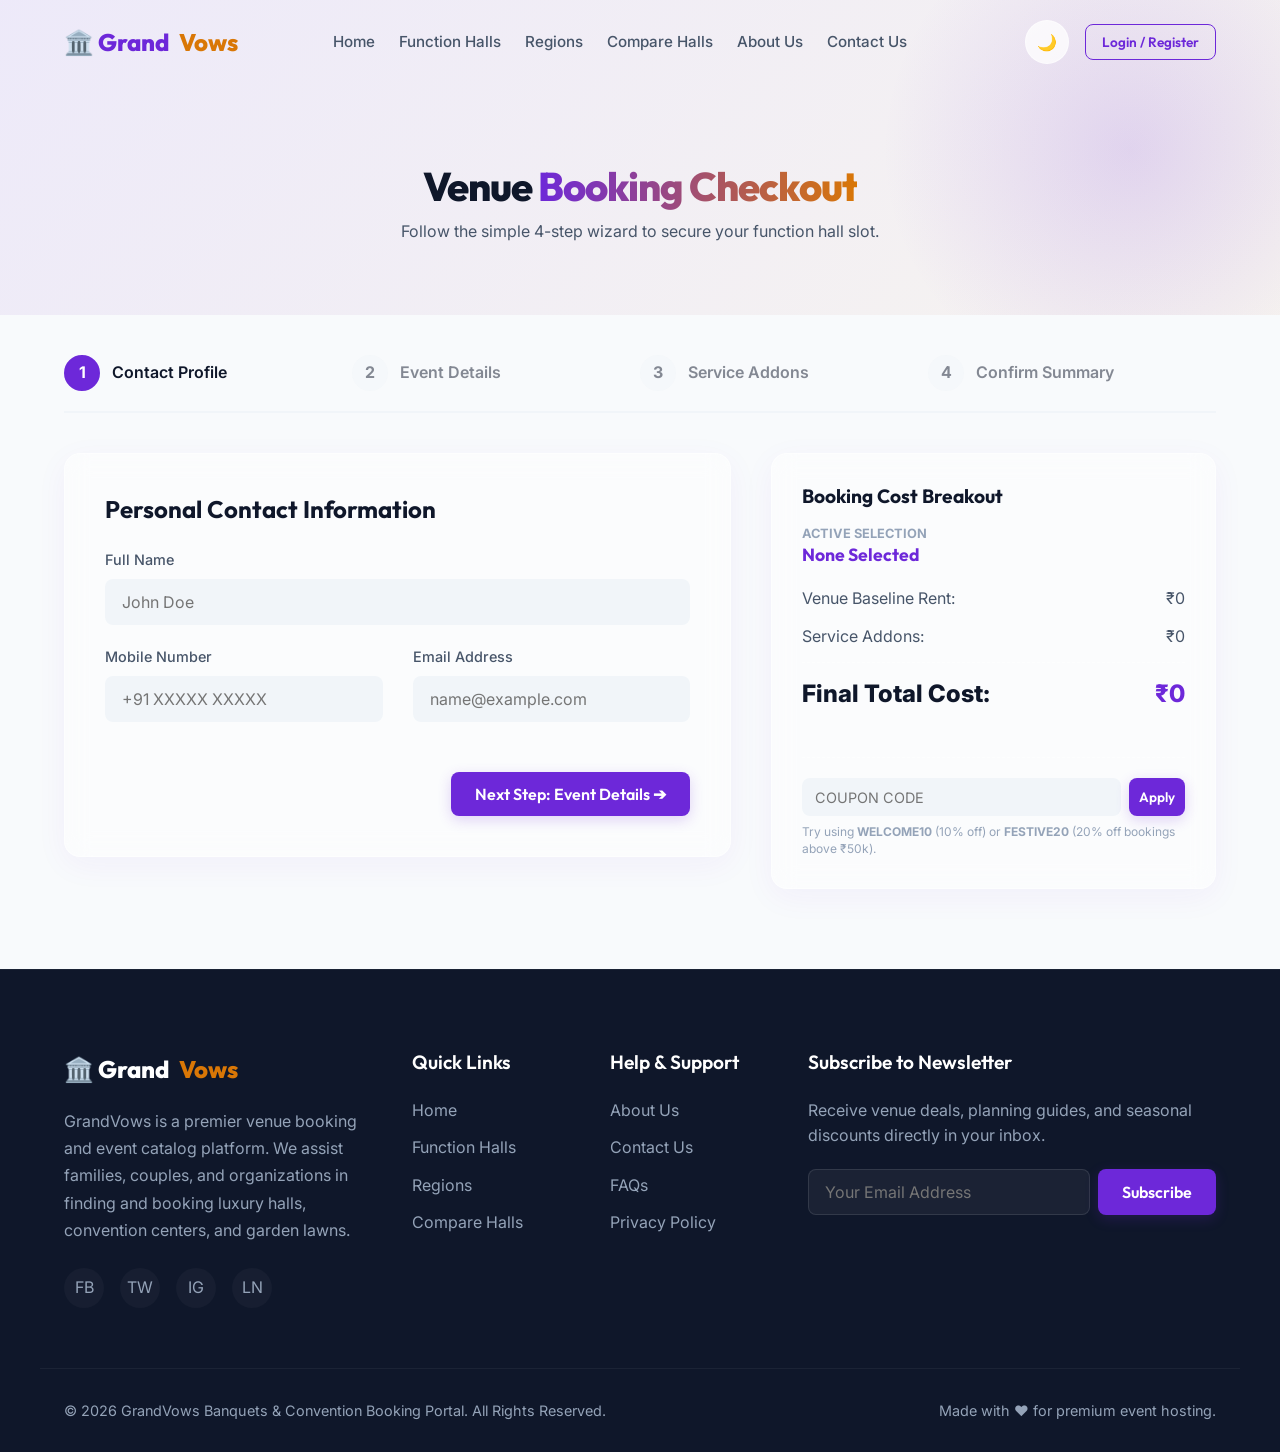
<file: booking.html>
<!DOCTYPE html>
<html lang="en">
<head>
  <meta charset="UTF-8">
  <meta name="viewport" content="width=device-width, initial-scale=1.0">
  <meta name="description" content="Book your selected function hall. Fill out guest details, customize catering/decorations, apply coupons, and checkout.">
  <title>Book a Venue | GrandVows</title>
  <link rel="stylesheet" href="style.css">
  <link rel="stylesheet" href="animations.css">
  <link rel="stylesheet" href="responsive.css">
</head>
<body>

  <!-- Page Loader -->
  <div class="page-loader" id="page-loader">
    <div class="loader-spinner"></div>
    <div class="loader-text">🏛️ SETTING UP RESERVATION...</div>
  </div>

  <!-- Header -->
  <header>
    <div class="container navbar-container">
      <a href="index.html" class="logo">
        🏛️ Grand<span>Vows</span>
      </a>
      <ul class="nav-menu" id="nav-menu">
        <li><a href="index.html" class="nav-link">Home</a></li>
        <li><a href="halls.html" class="nav-link">Function Halls</a></li>
        <li><a href="regions.html" class="nav-link">Regions</a></li>
        <li><a href="compare.html" class="nav-link">Compare Halls</a></li>
        <li><a href="about.html" class="nav-link">About Us</a></li>
        <li><a href="contact.html" class="nav-link">Contact Us</a></li>
        <li><a href="dashboard.html" class="nav-link" style="display: none;">Dashboard</a></li>
      </ul>
      <div class="nav-actions">
        <button class="theme-toggle" id="theme-toggle" aria-label="Toggle Dark Mode">
          <span class="moon-icon">🌙</span>
          <span class="sun-icon">☀️</span>
        </button>
        <button class="btn btn-outline btn-sm" id="auth-nav-btn">Login / Register</button>
        <button class="menu-btn" id="menu-btn" aria-label="Toggle Mobile Menu">
          <span></span>
          <span></span>
          <span></span>
        </button>
      </div>
    </div>
  </header>

  <!-- Hero Section -->
  <section class="hero" style="min-height: 35vh; padding: 120px 0 30px 0;">
    <div class="hero-glow"></div>
    <div class="container hero-content">
      <h1 style="font-size: 2.5rem; margin-bottom: 8px;">Venue <span>Booking Checkout</span></h1>
      <p style="font-size: 1rem; margin-bottom: 0;">Follow the simple 4-step wizard to secure your function hall slot.</p>
    </div>
  </section>

  <!-- Checkout Wizard Main Content -->
  <section class="section-padding" style="padding: 40px 0 80px 0;">
    <div class="container">
      
      <!-- Wizard Step Indicators -->
      <div class="step-indicators reveal-on-scroll">
        <div class="step-indicator-item active" data-step="1">
          <div class="step-number">1</div>
          <div style="font-weight:600;">Contact Profile</div>
        </div>
        <div class="step-indicator-item" data-step="2">
          <div class="step-number">2</div>
          <div style="font-weight:600;">Event Details</div>
        </div>
        <div class="step-indicator-item" data-step="3">
          <div class="step-number">3</div>
          <div style="font-weight:600;">Service Addons</div>
        </div>
        <div class="step-indicator-item" data-step="4">
          <div class="step-number">4</div>
          <div style="font-weight:600;">Confirm Summary</div>
        </div>
      </div>

      <!-- Main Columns Grid -->
      <div class="booking-wizard-wrapper">
        
        <!-- Left: Form Steps -->
        <main>
          <form id="booking-wizard-form" style="display:contents;">
            
            <!-- Step 1: Customer Info -->
            <div class="booking-form-step active glass-panel" style="padding: 40px;" data-step="1">
              <h2 style="margin-bottom: 24px;">Personal Contact Information</h2>
              <div class="form-group">
                <label for="bkg-name">Full Name</label>
                <input type="text" id="bkg-name" class="form-input" required placeholder="John Doe">
              </div>
              <div class="grid-2">
                <div class="form-group">
                  <label for="bkg-phone">Mobile Number</label>
                  <input type="tel" id="bkg-phone" class="form-input" required placeholder="+91 XXXXX XXXXX">
                </div>
                <div class="form-group">
                  <label for="bkg-email">Email Address</label>
                  <input type="email" id="bkg-email" class="form-input" required placeholder="name@example.com">
                </div>
              </div>
              
              <div style="margin-top: 30px; display: flex; justify-content: flex-end;">
                <button type="button" class="btn btn-primary checkout-next-btn">Next Step: Event Details ➔</button>
              </div>
            </div>

            <!-- Step 2: Event Details -->
            <div class="booking-form-step glass-panel" style="padding: 40px;" data-step="2">
              <h2 style="margin-bottom: 24px;">Event Specifics</h2>
              
              <div class="form-group">
                <label for="bkg-hall">Select Function Hall</label>
                <select id="bkg-hall" class="form-input" required>
                  <!-- Filled dynamically by booking.js -->
                </select>
              </div>

              <div class="grid-2">
                <div class="form-group">
                  <label for="bkg-category">Event Category</label>
                  <select id="bkg-category" class="form-input" required>
                    <option value="Marriage">Marriage (Baseline Pricing)</option>
                    <option value="Reception">Reception (85% baseline)</option>
                    <option value="Engagement">Engagement (60% baseline)</option>
                    <option value="Birthday Party">Birthday Party (35% baseline)</option>
                    <option value="Baby Shower">Baby Shower (30% baseline)</option>
                    <option value="Corporate Event">Corporate Event (75% baseline)</option>
                    <option value="Anniversary">Anniversary (45% baseline)</option>
                  </select>
                </div>
                <div class="form-group">
                  <label for="bkg-date">Preferred Event Date</label>
                  <input type="date" id="bkg-date" class="form-input" min="2026-06-09" required>
                </div>
              </div>

              <div class="form-group">
                <label for="bkg-guests">Expected Guests Count</label>
                <input type="number" id="bkg-guests" class="form-input" min="50" max="2500" value="250" required placeholder="e.g. 250">
                <p style="font-size:0.75rem; color:var(--text-muted); margin-top:4px;">Guest count affects per-head catering charges if chosen in services.</p>
              </div>

              <div style="margin-top: 30px; display: flex; justify-content: space-between;">
                <button type="button" class="btn btn-outline checkout-prev-btn">◀ Back</button>
                <button type="button" class="btn btn-primary checkout-next-btn">Next Step: Addons ➔</button>
              </div>
            </div>

            <!-- Step 3: Addons -->
            <div class="booking-form-step glass-panel" style="padding: 40px;" data-step="3">
              <h2 style="margin-bottom: 8px;">Select Additional Services</h2>
              <p style="color:var(--text-secondary); margin-bottom: 24px; font-size:0.9rem;">Elevate your event. Check features to append them to your checkout calculation.</p>
              
              <div style="display:flex; flex-direction:column; gap:16px;">
                <label class="service-checkbox-label" style="padding: 16px; border: 1px solid var(--glass-border); border-radius: var(--border-radius-sm); background: var(--bg-card);">
                  <input type="checkbox" class="bkg-service-checkbox" value="catering" checked>
                  <div>
                    <strong style="display:block; font-size:1rem; margin-bottom:4px;">🍲 Premium Catering Service</strong>
                    <span style="font-size:0.85rem; color:var(--text-secondary);">Gourmet buffet including local delicacies, desserts and drinks. Charged at <b>₹450 per guest</b>.</span>
                  </div>
                </label>

                <label class="service-checkbox-label" style="padding: 16px; border: 1px solid var(--glass-border); border-radius: var(--border-radius-sm); background: var(--bg-card);">
                  <input type="checkbox" class="bkg-service-checkbox" value="decoration" checked>
                  <div>
                    <strong style="display:block; font-size:1rem; margin-bottom:4px;">✨ Theme Floral & Stage Decoration</strong>
                    <span style="font-size:0.85rem; color:var(--text-secondary);">Premium theme-specific setups, floral backdrops, welcome arches, and stage lighting. Flat <b>₹25,000</b>.</span>
                  </div>
                </label>

                <label class="service-checkbox-label" style="padding: 16px; border: 1px solid var(--glass-border); border-radius: var(--border-radius-sm); background: var(--bg-card);">
                  <input type="checkbox" class="bkg-service-checkbox" value="dj">
                  <div>
                    <strong style="display:block; font-size:1rem; margin-bottom:4px;">🎵 DJ Sound System</strong>
                    <span style="font-size:0.85rem; color:var(--text-secondary);">Professional audio speaker towers, bass subs, laser lights, and active DJ booth setup. Flat <b>₹12,000</b>.</span>
                  </div>
                </label>

                <label class="service-checkbox-label" style="padding: 16px; border: 1px solid var(--glass-border); border-radius: var(--border-radius-sm); background: var(--bg-card);">
                  <input type="checkbox" class="bkg-service-checkbox" value="photography">
                  <div>
                    <strong style="display:block; font-size:1rem; margin-bottom:4px;">📷 Professional Photography & Albums</strong>
                    <span style="font-size:0.85rem; color:var(--text-secondary);">High-definition traditional photography coverage (6 hours), edited digital catalog + printed album. Flat <b>₹15,000</b>.</span>
                  </div>
                </label>

                <label class="service-checkbox-label" style="padding: 16px; border: 1px solid var(--glass-border); border-radius: var(--border-radius-sm); background: var(--bg-card);">
                  <input type="checkbox" class="bkg-service-checkbox" value="videography">
                  <div>
                    <strong style="display:block; font-size:1rem; margin-bottom:4px;">📹 Cinematic Videography & Drone</strong>
                    <span style="font-size:0.85rem; color:var(--text-secondary);">Cinematic wedding highlights video, standard teaser clip, and aerial drone captures. Flat <b>₹20,000</b>.</span>
                  </div>
                </label>

                <label class="service-checkbox-label" style="padding: 16px; border: 1px solid var(--glass-border); border-radius: var(--border-radius-sm); background: var(--bg-card);">
                  <input type="checkbox" class="bkg-service-checkbox" value="flower">
                  <div>
                    <strong style="display:block; font-size:1rem; margin-bottom:4px;">🌸 Traditional Flower Garlands & Arches</strong>
                    <span style="font-size:0.85rem; color:var(--text-secondary);">Fresh jasmine and rose garlands, entry corridor flower pillars. Flat <b>₹8,000</b>.</span>
                  </div>
                </label>
              </div>

              <div style="margin-top: 30px; display: flex; justify-content: space-between;">
                <button type="button" class="btn btn-outline checkout-prev-btn">◀ Back</button>
                <button type="button" class="btn btn-primary checkout-next-btn">Next Step: Summary ➔</button>
              </div>
            </div>

            <!-- Step 4: Summary -->
            <div class="booking-form-step glass-panel" style="padding: 40px;" data-step="4">
              <h2 style="margin-bottom: 8px;">Review Booking Summary</h2>
              <p style="color:var(--text-secondary); margin-bottom: 24px; font-size:0.9rem;">Please review your choices before confirming the slot. This payment simulation does not charge real currency.</p>
              
              <!-- Target for summary rendering -->
              <div class="glass-panel" id="summary-details-box" style="padding: 24px; background:var(--bg-input); border:none; border-radius: var(--border-radius-sm); margin-bottom:30px;">
                <!-- Filled dynamically by booking.js -->
              </div>

              <div style="margin-top: 30px; display: flex; justify-content: space-between; align-items:center;">
                <button type="button" class="btn btn-outline checkout-prev-btn">◀ Back</button>
                <button type="submit" class="btn btn-primary btn-lg" style="box-shadow: 0 4px 15px rgba(16, 185, 129, 0.3); background: var(--success);">Confirm Booking & Lock Slot</button>
              </div>
            </div>

          </form>
        </main>

        <!-- Right Sidebar Pricing Breakdown -->
        <aside class="booking-sidebar-summary glass-panel">
          <h3 style="margin-bottom: 16px; font-size: 1.2rem;">Booking Cost Breakout</h3>
          
          <div style="font-size: 0.8rem; color:var(--text-muted); text-transform:uppercase; font-weight:700;">Active Selection</div>
          <h4 id="summary-hall-name" style="font-size: 1.1rem; color:var(--color-primary); margin-bottom: 20px;">None Selected</h4>

          <div class="results-price-breakout" style="margin-bottom: 0; padding-bottom: 12px; border-bottom: none;">
            <div class="price-row">
              <span>Venue Baseline Rent:</span>
              <span id="sum-base">₹0</span>
            </div>
            <div class="price-row">
              <span>Service Addons:</span>
              <span id="sum-services">₹0</span>
            </div>
            <div class="price-row" id="sum-discount-row" style="display: none; color: var(--success); font-weight:700;">
              <span>Coupon Discount:</span>
              <span id="sum-discount">-₹0</span>
            </div>
            <div class="price-row total" style="margin-top:10px; padding-top:12px; border-top:1px dashed var(--glass-border);">
              <span>Final Total Cost:</span>
              <span id="sum-total">₹0</span>
            </div>
          </div>

          <!-- Coupon code applying input -->
          <div class="coupon-section">
            <input type="text" id="bkg-coupon-code" class="form-input" style="padding: 8px 12px; text-transform: uppercase; font-size:0.9rem;" placeholder="COUPON CODE">
            <button type="button" id="apply-coupon-btn" class="btn btn-primary btn-sm" style="padding: 10px;">Apply</button>
          </div>
          <p style="font-size: 0.75rem; color: var(--text-muted); margin-top: 8px; line-height:1.4;">Try using <b>WELCOME10</b> (10% off) or <b>FESTIVE20</b> (20% off bookings above ₹50k).</p>
        </aside>

      </div>

    </div>
  </section>

  <!-- Footer -->
  <footer>
    <div class="container footer-grid">
      <div class="footer-brand">
        <a href="index.html" class="logo" style="color: white; margin-bottom: 20px;">
          🏛️ Grand<span>Vows</span>
        </a>
        <p>GrandVows is a premier venue booking and event catalog platform. We assist families, couples, and organizations in finding and booking luxury halls, convention centers, and garden lawns.</p>
        <div class="social-links">
          <a href="#" class="social-icon" aria-label="Facebook">FB</a>
          <a href="#" class="social-icon" aria-label="Twitter">TW</a>
          <a href="#" class="social-icon" aria-label="Instagram">IG</a>
          <a href="#" class="social-icon" aria-label="LinkedIn">LN</a>
        </div>
      </div>
      <div>
        <h4 class="footer-title">Quick Links</h4>
        <ul class="footer-links">
          <li><a href="index.html" class="footer-link">Home</a></li>
          <li><a href="halls.html" class="footer-link">Function Halls</a></li>
          <li><a href="regions.html" class="footer-link">Regions</a></li>
          <li><a href="compare.html" class="footer-link">Compare Halls</a></li>
        </ul>
      </div>
      <div>
        <h4 class="footer-title">Help & Support</h4>
        <ul class="footer-links">
          <li><a href="about.html" class="footer-link">About Us</a></li>
          <li><a href="contact.html" class="footer-link">Contact Us</a></li>
          <li><a href="#" class="footer-link">FAQs</a></li>
          <li><a href="#" class="footer-link">Privacy Policy</a></li>
        </ul>
      </div>
      <div class="footer-newsletter">
        <h4 class="footer-title">Subscribe to Newsletter</h4>
        <p>Receive venue deals, planning guides, and seasonal discounts directly in your inbox.</p>
        <form class="newsletter-form" onsubmit="event.preventDefault(); alert('Subscribed!');">
          <input type="email" placeholder="Your Email Address" required aria-label="Email Address">
          <button type="submit" class="btn btn-primary">Subscribe</button>
        </form>
      </div>
    </div>
    <div class="container footer-bottom">
      <div>&copy; 2026 GrandVows Banquets & Convention Booking Portal. All Rights Reserved.</div>
      <div>Made with ❤️ for premium event hosting.</div>
    </div>
  </footer>

  <!-- Auth Modal Overlay -->
  <div class="modal-overlay" id="auth-modal">
    <div class="modal-content">
      <div class="modal-close" id="auth-modal-close">&times;</div>
      <div class="auth-tabs">
        <div class="auth-tab active" id="tab-login">Login</div>
        <div class="auth-tab" id="tab-register">Register</div>
      </div>
      <div class="auth-form-wrapper active" id="form-login-wrapper">
        <form id="form-login">
          <div class="form-group">
            <label for="login-email">Email Address</label>
            <input type="email" id="login-email" class="form-input" required placeholder="name@example.com">
          </div>
          <div class="form-group">
            <label for="login-password">Password</label>
            <input type="password" id="login-password" class="form-input" required placeholder="••••••••">
          </div>
          <button type="submit" class="btn btn-primary" style="width: 100%;">Log In</button>
        </form>
      </div>
      <div class="auth-form-wrapper" id="form-register-wrapper">
        <form id="form-register">
          <div class="form-group">
            <label for="register-name">Full Name</label>
            <input type="text" id="register-name" class="form-input" required placeholder="John Doe">
          </div>
          <div class="form-group">
            <label for="register-email">Email Address</label>
            <input type="email" id="register-email" class="form-input" required placeholder="name@example.com">
          </div>
          <div class="form-group">
            <label for="register-password">Password</label>
            <input type="password" id="register-password" class="form-input" required placeholder="••••••••">
          </div>
          <button type="submit" class="btn btn-primary" style="width: 100%;">Create Account</button>
        </form>
      </div>
    </div>
  </div>

  <script src="data.js"></script>
  <script src="app.js"></script>
  <script src="booking.js"></script>
</body>
</html>
</file>
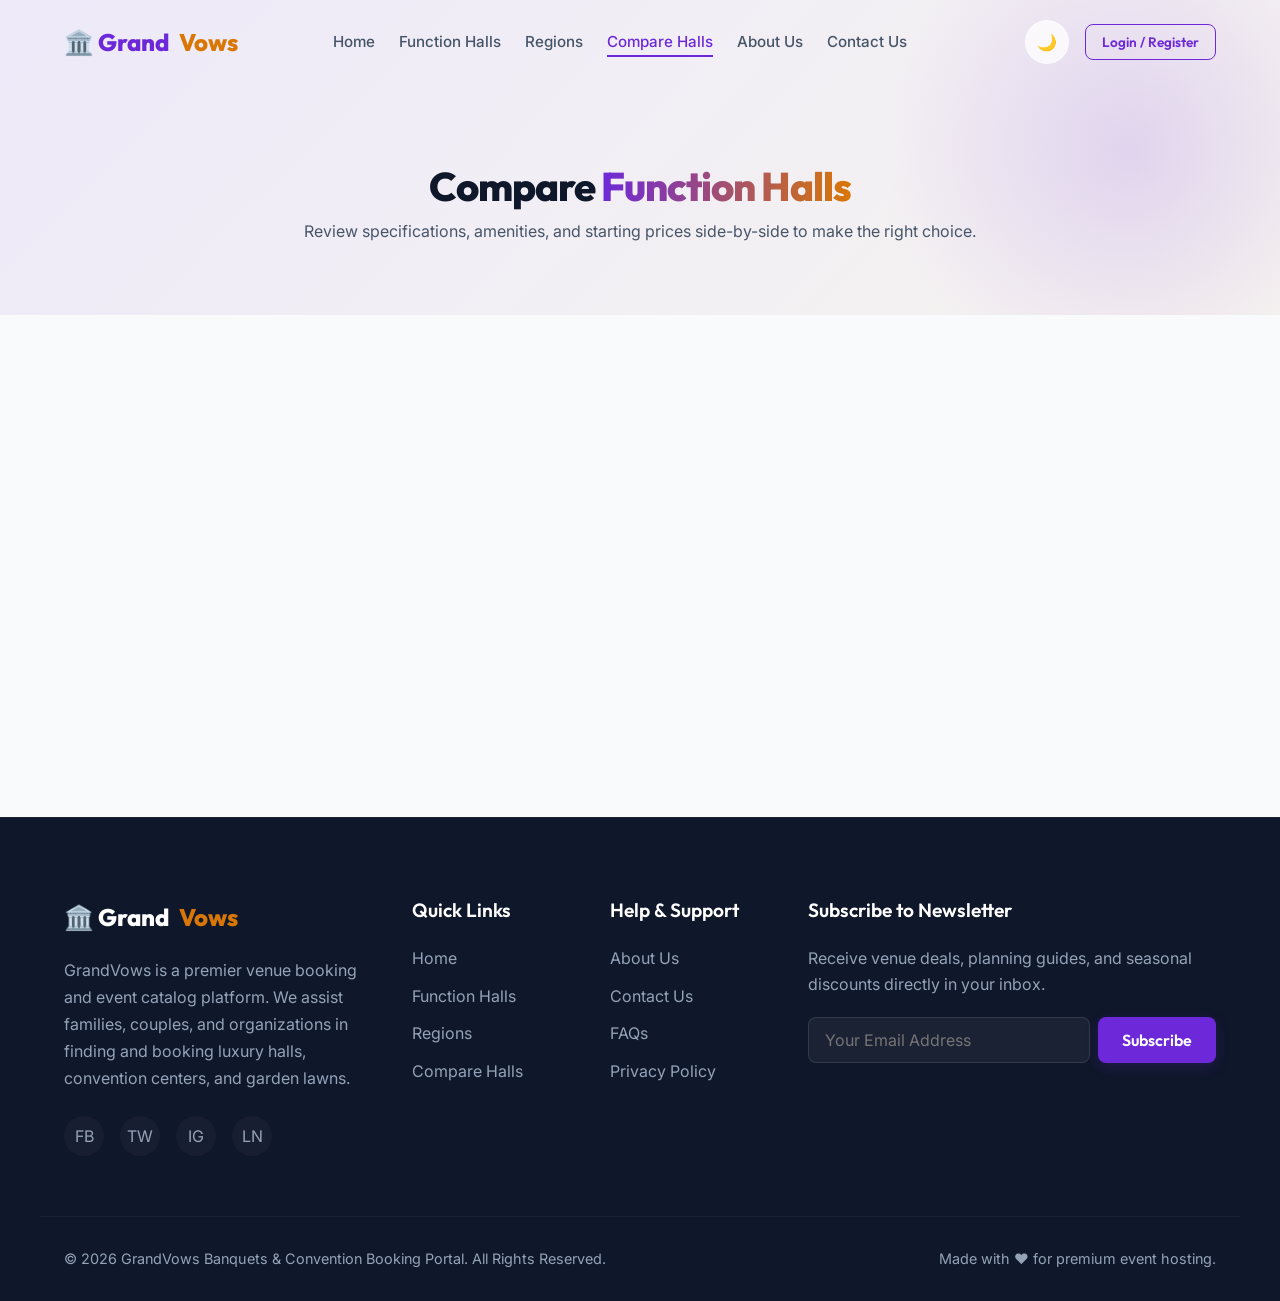
<file: compare.html>
<!DOCTYPE html>
<html lang="en">
<head>
  <meta charset="UTF-8">
  <meta name="viewport" content="width=device-width, initial-scale=1.0">
  <meta name="description" content="Compare up to 3 function halls, wedding venues, and banquets side-by-side on pricing, capacities, and facilities.">
  <title>Compare Function Halls | GrandVows</title>
  <link rel="stylesheet" href="style.css">
  <link rel="stylesheet" href="animations.css">
  <link rel="stylesheet" href="responsive.css">
</head>
<body>

  <!-- Page Loader -->
  <div class="page-loader" id="page-loader">
    <div class="loader-spinner"></div>
    <div class="loader-text">🏛️ BUILDING COMPARISON MATRIX...</div>
  </div>

  <!-- Header -->
  <header>
    <div class="container navbar-container">
      <a href="index.html" class="logo">
        🏛️ Grand<span>Vows</span>
      </a>
      <ul class="nav-menu" id="nav-menu">
        <li><a href="index.html" class="nav-link">Home</a></li>
        <li><a href="halls.html" class="nav-link">Function Halls</a></li>
        <li><a href="regions.html" class="nav-link">Regions</a></li>
        <li><a href="compare.html" class="nav-link active">Compare Halls</a></li>
        <li><a href="about.html" class="nav-link">About Us</a></li>
        <li><a href="contact.html" class="nav-link">Contact Us</a></li>
        <li><a href="dashboard.html" class="nav-link" style="display: none;">Dashboard</a></li>
      </ul>
      <div class="nav-actions">
        <button class="theme-toggle" id="theme-toggle" aria-label="Toggle Dark Mode">
          <span class="moon-icon">🌙</span>
          <span class="sun-icon">☀️</span>
        </button>
        <button class="btn btn-outline btn-sm" id="auth-nav-btn">Login / Register</button>
        <button class="menu-btn" id="menu-btn" aria-label="Toggle Mobile Menu">
          <span></span>
          <span></span>
          <span></span>
        </button>
      </div>
    </div>
  </header>

  <!-- Hero Banner -->
  <section class="hero" style="min-height: 35vh; padding: 120px 0 30px 0;">
    <div class="hero-glow"></div>
    <div class="container hero-content">
      <h1 style="font-size: 2.5rem; margin-bottom: 8px;">Compare <span>Function Halls</span></h1>
      <p style="font-size: 1rem; margin-bottom: 0;">Review specifications, amenities, and starting prices side-by-side to make the right choice.</p>
    </div>
  </section>

  <!-- Compare Main Content -->
  <section class="section-padding" style="padding: 40px 0 80px 0;">
    <div class="container">
      
      <div class="compare-table-wrapper reveal-on-scroll" id="compare-root">
        <!-- Rendered dynamically by compare.js -->
        <div style="text-align:center; padding: 100px 0;">
          <div class="loader-spinner" style="margin: 0 auto 20px auto;"></div>
          <h3>Drafting comparison matrix...</h3>
        </div>
      </div>

    </div>
  </section>

  <!-- Footer -->
  <footer>
    <div class="container footer-grid">
      <div class="footer-brand">
        <a href="index.html" class="logo" style="color: white; margin-bottom: 20px;">
          🏛️ Grand<span>Vows</span>
        </a>
        <p>GrandVows is a premier venue booking and event catalog platform. We assist families, couples, and organizations in finding and booking luxury halls, convention centers, and garden lawns.</p>
        <div class="social-links">
          <a href="#" class="social-icon" aria-label="Facebook">FB</a>
          <a href="#" class="social-icon" aria-label="Twitter">TW</a>
          <a href="#" class="social-icon" aria-label="Instagram">IG</a>
          <a href="#" class="social-icon" aria-label="LinkedIn">LN</a>
        </div>
      </div>
      <div>
        <h4 class="footer-title">Quick Links</h4>
        <ul class="footer-links">
          <li><a href="index.html" class="footer-link">Home</a></li>
          <li><a href="halls.html" class="footer-link">Function Halls</a></li>
          <li><a href="regions.html" class="footer-link">Regions</a></li>
          <li><a href="compare.html" class="footer-link">Compare Halls</a></li>
        </ul>
      </div>
      <div>
        <h4 class="footer-title">Help & Support</h4>
        <ul class="footer-links">
          <li><a href="about.html" class="footer-link">About Us</a></li>
          <li><a href="contact.html" class="footer-link">Contact Us</a></li>
          <li><a href="#" class="footer-link">FAQs</a></li>
          <li><a href="#" class="footer-link">Privacy Policy</a></li>
        </ul>
      </div>
      <div class="footer-newsletter">
        <h4 class="footer-title">Subscribe to Newsletter</h4>
        <p>Receive venue deals, planning guides, and seasonal discounts directly in your inbox.</p>
        <form class="newsletter-form" onsubmit="event.preventDefault(); alert('Subscribed!');">
          <input type="email" placeholder="Your Email Address" required aria-label="Email Address">
          <button type="submit" class="btn btn-primary">Subscribe</button>
        </form>
      </div>
    </div>
    <div class="container footer-bottom">
      <div>&copy; 2026 GrandVows Banquets & Convention Booking Portal. All Rights Reserved.</div>
      <div>Made with ❤️ for premium event hosting.</div>
    </div>
  </footer>

  <!-- Auth Modal Overlay -->
  <div class="modal-overlay" id="auth-modal">
    <div class="modal-content">
      <div class="modal-close" id="auth-modal-close">&times;</div>
      <div class="auth-tabs">
        <div class="auth-tab active" id="tab-login">Login</div>
        <div class="auth-tab" id="tab-register">Register</div>
      </div>
      <div class="auth-form-wrapper active" id="form-login-wrapper">
        <form id="form-login">
          <div class="form-group">
            <label for="login-email">Email Address</label>
            <input type="email" id="login-email" class="form-input" required placeholder="name@example.com">
          </div>
          <div class="form-group">
            <label for="login-password">Password</label>
            <input type="password" id="login-password" class="form-input" required placeholder="••••••••">
          </div>
          <button type="submit" class="btn btn-primary" style="width: 100%;">Log In</button>
        </form>
      </div>
      <div class="auth-form-wrapper" id="form-register-wrapper">
        <form id="form-register">
          <div class="form-group">
            <label for="register-name">Full Name</label>
            <input type="text" id="register-name" class="form-input" required placeholder="John Doe">
          </div>
          <div class="form-group">
            <label for="register-email">Email Address</label>
            <input type="email" id="register-email" class="form-input" required placeholder="name@example.com">
          </div>
          <div class="form-group">
            <label for="register-password">Password</label>
            <input type="password" id="register-password" class="form-input" required placeholder="••••••••">
          </div>
          <button type="submit" class="btn btn-primary" style="width: 100%;">Create Account</button>
        </form>
      </div>
    </div>
  </div>

  <script src="data.js"></script>
  <script src="app.js"></script>
  <script src="compare.js"></script>
</body>
</html>
</file>
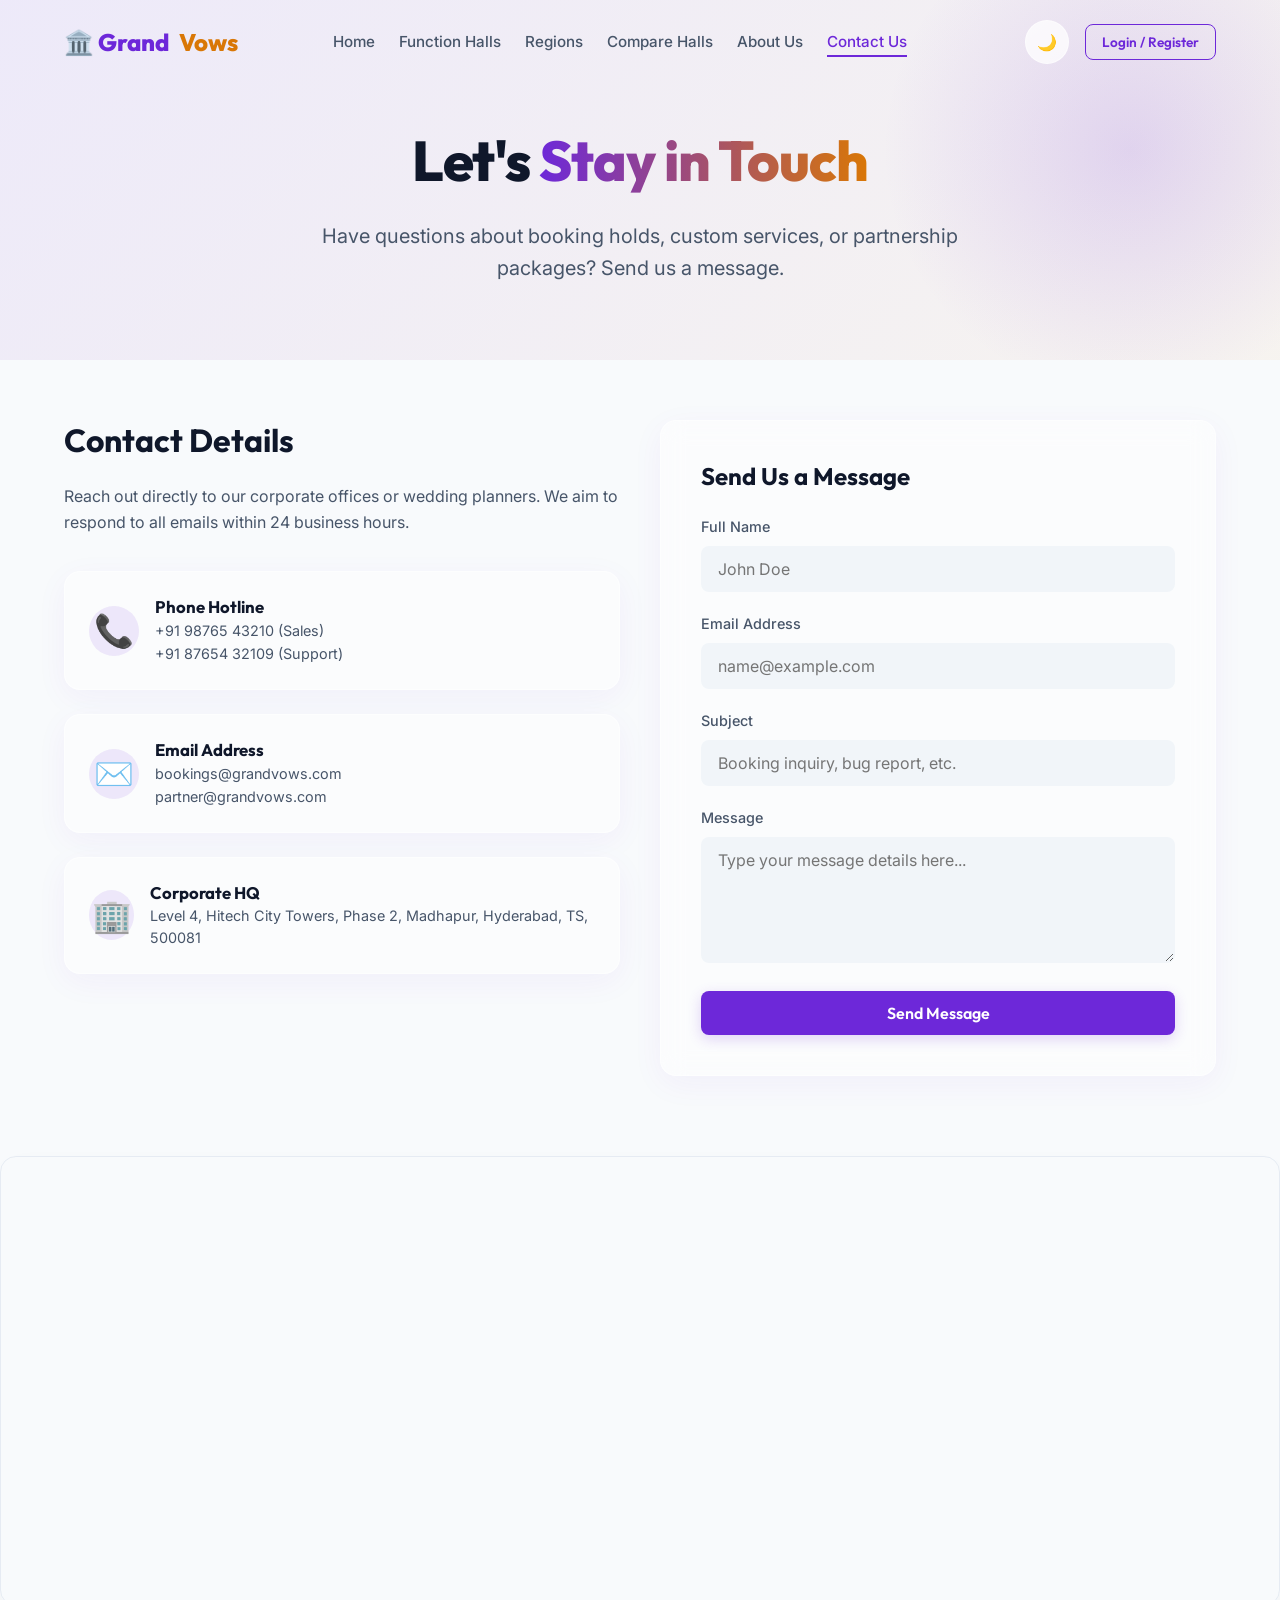
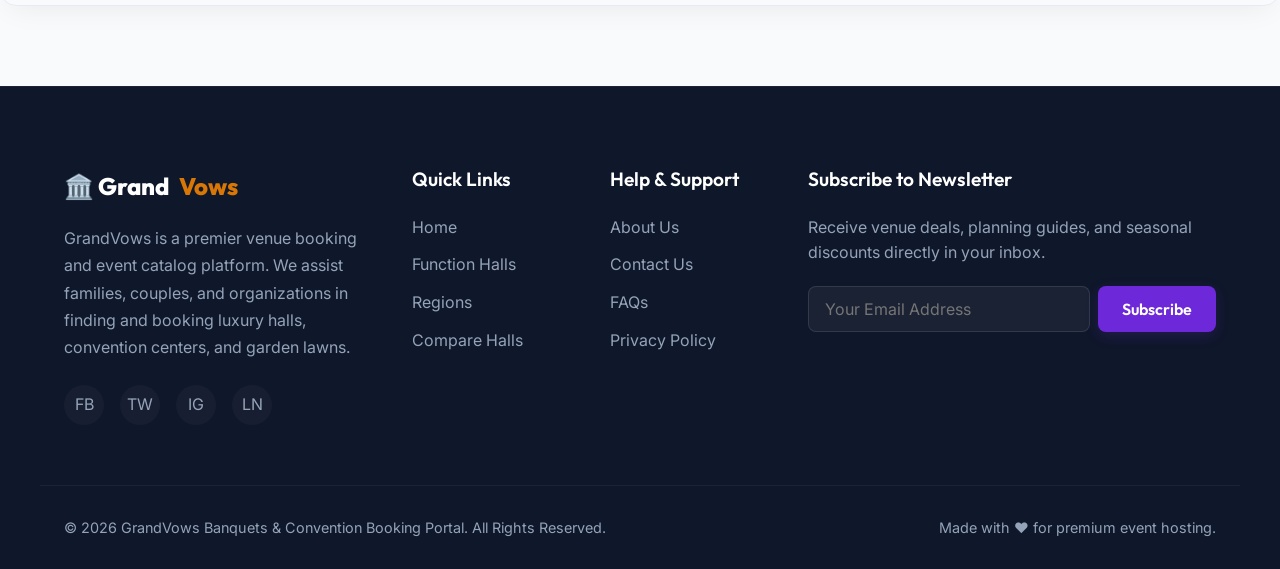
<file: contact.html>
<!DOCTYPE html>
<html lang="en">
<head>
  <meta charset="UTF-8">
  <meta name="viewport" content="width=device-width, initial-scale=1.0">
  <meta name="description" content="Get in touch with the GrandVows booking team. Send us a message, find our corporate headquarters location, or call our venue hotline.">
  <title>Contact Us | GrandVows</title>
  <link rel="stylesheet" href="style.css">
  <link rel="stylesheet" href="animations.css">
  <link rel="stylesheet" href="responsive.css">
</head>
<body>

  <!-- Page Loader -->
  <div class="page-loader" id="page-loader">
    <div class="loader-spinner"></div>
    <div class="loader-text">🏛️ CONNECTING TO SUPPORT...</div>
  </div>

  <!-- Header -->
  <header>
    <div class="container navbar-container">
      <a href="index.html" class="logo">
        🏛️ Grand<span>Vows</span>
      </a>
      <ul class="nav-menu" id="nav-menu">
        <li><a href="index.html" class="nav-link">Home</a></li>
        <li><a href="halls.html" class="nav-link">Function Halls</a></li>
        <li><a href="regions.html" class="nav-link">Regions</a></li>
        <li><a href="compare.html" class="nav-link">Compare Halls</a></li>
        <li><a href="about.html" class="nav-link">About Us</a></li>
        <li><a href="contact.html" class="nav-link active">Contact Us</a></li>
        <li><a href="dashboard.html" class="nav-link" style="display: none;">Dashboard</a></li>
      </ul>
      <div class="nav-actions">
        <button class="theme-toggle" id="theme-toggle" aria-label="Toggle Dark Mode">
          <span class="moon-icon">🌙</span>
          <span class="sun-icon">☀️</span>
        </button>
        <button class="btn btn-outline btn-sm" id="auth-nav-btn">Login / Register</button>
        <button class="menu-btn" id="menu-btn" aria-label="Toggle Mobile Menu">
          <span></span>
          <span></span>
          <span></span>
        </button>
      </div>
    </div>
  </header>

  <!-- Hero Section -->
  <section class="hero" style="min-height: 40vh; padding: 120px 0 30px 0;">
    <div class="hero-glow"></div>
    <div class="container hero-content">
      <h1 class="reveal-on-scroll">Let's <span>Stay in Touch</span></h1>
      <p class="reveal-on-scroll delay-100">Have questions about booking holds, custom services, or partnership packages? Send us a message.</p>
    </div>
  </section>

  <!-- Contact Form & Details Grid -->
  <section class="section-padding" style="padding: 60px 0 80px 0;">
    <div class="container grid-2" style="grid-template-columns: repeat(auto-fit, minmax(320px, 1fr)); gap: 40px;">
      
      <!-- Left: Contact Details Cards -->
      <div class="reveal-left" style="display:flex; flex-direction:column; gap:24px;">
        <h2 style="font-size:2rem;">Contact Details</h2>
        <p style="color:var(--text-secondary); line-height:1.6; margin-bottom:12px;">Reach out directly to our corporate offices or wedding planners. We aim to respond to all emails within 24 business hours.</p>
        
        <div class="glass-panel" style="padding: 24px; display:flex; align-items:center; gap: 16px;">
          <div style="font-size:2rem; width:50px; height:50px; border-radius:50%; background:rgba(109, 40, 217, 0.1); color:var(--color-primary); display:flex; align-items:center; justify-content:center;">📞</div>
          <div>
            <h4 style="font-size:1.05rem;">Phone Hotline</h4>
            <p style="color:var(--text-secondary); font-size:0.9rem; margin-top:2px;">+91 98765 43210 (Sales)</p>
            <p style="color:var(--text-secondary); font-size:0.9rem;">+91 87654 32109 (Support)</p>
          </div>
        </div>

        <div class="glass-panel" style="padding: 24px; display:flex; align-items:center; gap: 16px;">
          <div style="font-size:2rem; width:50px; height:50px; border-radius:50%; background:rgba(109, 40, 217, 0.1); color:var(--color-primary); display:flex; align-items:center; justify-content:center;">✉️</div>
          <div>
            <h4 style="font-size:1.05rem;">Email Address</h4>
            <p style="color:var(--text-secondary); font-size:0.9rem; margin-top:2px;">bookings@grandvows.com</p>
            <p style="color:var(--text-secondary); font-size:0.9rem;">partner@grandvows.com</p>
          </div>
        </div>

        <div class="glass-panel" style="padding: 24px; display:flex; align-items:center; gap: 16px;">
          <div style="font-size:2rem; width:50px; height:50px; border-radius:50%; background:rgba(109, 40, 217, 0.1); color:var(--color-primary); display:flex; align-items:center; justify-content:center;">🏢</div>
          <div>
            <h4 style="font-size:1.05rem;">Corporate HQ</h4>
            <p style="color:var(--text-secondary); font-size:0.9rem; margin-top:2px; line-height:1.5;">Level 4, Hitech City Towers, Phase 2, Madhapur, Hyderabad, TS, 500081</p>
          </div>
        </div>
      </div>

      <!-- Right: Message Form -->
      <div class="glass-panel reveal-right" style="padding: 40px;">
        <h3 style="margin-bottom: 24px; font-size:1.5rem;">Send Us a Message</h3>
        <form id="contact-form">
          <div class="form-group">
            <label for="contact-name">Full Name</label>
            <input type="text" id="contact-name" class="form-input" required placeholder="John Doe">
          </div>
          <div class="form-group">
            <label for="contact-email">Email Address</label>
            <input type="email" id="contact-email" class="form-input" required placeholder="name@example.com">
          </div>
          <div class="form-group">
            <label for="contact-subject">Subject</label>
            <input type="text" id="contact-subject" class="form-input" required placeholder="Booking inquiry, bug report, etc.">
          </div>
          <div class="form-group">
            <label for="contact-msg">Message</label>
            <textarea id="contact-msg" class="form-input" rows="5" required placeholder="Type your message details here..."></textarea>
          </div>
          <button type="submit" class="btn btn-primary" style="width:100%;">Send Message</button>
        </form>
      </div>

    </div>
  </section>

  <!-- Google Map Embed Section -->
  <section class="reveal-scale" style="width: 100%; height: 450px; border-radius: var(--border-radius-md); overflow:hidden; margin-bottom: 80px; box-shadow:var(--card-shadow); border: 1px solid var(--card-border);">
    <div class="container" style="height: 100%; max-width:1200px; padding: 0 24px;">
      <iframe src="https://www.google.com/maps/embed?pb=!11m18!1m12!1m3!1d3806.7578326296766!2d78.3801826759543!3d17.447334701103632!2m3!1f0!2f0!3f0!3m2!1i1024!2i768!4f13.1!3m3!1m2!1s0x3bcb9158f201b205%3A0x11bbe7be77ba2406!2sHITEC%20City!5e0!3m2!1sen!2sin!4v1716503923485!5m2!1sen!2sin" style="width:100%; height:100%; border:none;" allowfullscreen="" loading="lazy" referrerpolicy="no-referrer-when-downgrade"></iframe>
    </div>
  </section>

  <!-- Footer -->
  <footer>
    <div class="container footer-grid">
      <div class="footer-brand">
        <a href="index.html" class="logo" style="color: white; margin-bottom: 20px;">
          🏛️ Grand<span>Vows</span>
        </a>
        <p>GrandVows is a premier venue booking and event catalog platform. We assist families, couples, and organizations in finding and booking luxury halls, convention centers, and garden lawns.</p>
        <div class="social-links">
          <a href="#" class="social-icon" aria-label="Facebook">FB</a>
          <a href="#" class="social-icon" aria-label="Twitter">TW</a>
          <a href="#" class="social-icon" aria-label="Instagram">IG</a>
          <a href="#" class="social-icon" aria-label="LinkedIn">LN</a>
        </div>
      </div>
      <div>
        <h4 class="footer-title">Quick Links</h4>
        <ul class="footer-links">
          <li><a href="index.html" class="footer-link">Home</a></li>
          <li><a href="halls.html" class="footer-link">Function Halls</a></li>
          <li><a href="regions.html" class="footer-link">Regions</a></li>
          <li><a href="compare.html" class="footer-link">Compare Halls</a></li>
        </ul>
      </div>
      <div>
        <h4 class="footer-title">Help & Support</h4>
        <ul class="footer-links">
          <li><a href="about.html" class="footer-link">About Us</a></li>
          <li><a href="contact.html" class="footer-link">Contact Us</a></li>
          <li><a href="#" class="footer-link">FAQs</a></li>
          <li><a href="#" class="footer-link">Privacy Policy</a></li>
        </ul>
      </div>
      <div class="footer-newsletter">
        <h4 class="footer-title">Subscribe to Newsletter</h4>
        <p>Receive venue deals, planning guides, and seasonal discounts directly in your inbox.</p>
        <form class="newsletter-form" onsubmit="event.preventDefault(); alert('Subscribed!');">
          <input type="email" placeholder="Your Email Address" required aria-label="Email Address">
          <button type="submit" class="btn btn-primary">Subscribe</button>
        </form>
      </div>
    </div>
    <div class="container footer-bottom">
      <div>&copy; 2026 GrandVows Banquets & Convention Booking Portal. All Rights Reserved.</div>
      <div>Made with ❤️ for premium event hosting.</div>
    </div>
  </footer>

  <!-- Auth Modal Overlay -->
  <div class="modal-overlay" id="auth-modal">
    <div class="modal-content">
      <div class="modal-close" id="auth-modal-close">&times;</div>
      <div class="auth-tabs">
        <div class="auth-tab active" id="tab-login">Login</div>
        <div class="auth-tab" id="tab-register">Register</div>
      </div>
      <div class="auth-form-wrapper active" id="form-login-wrapper">
        <form id="form-login">
          <div class="form-group">
            <label for="login-email">Email Address</label>
            <input type="email" id="login-email" class="form-input" required placeholder="name@example.com">
          </div>
          <div class="form-group">
            <label for="login-password">Password</label>
            <input type="password" id="login-password" class="form-input" required placeholder="••••••••">
          </div>
          <button type="submit" class="btn btn-primary" style="width: 100%;">Log In</button>
        </form>
      </div>
      <div class="auth-form-wrapper" id="form-register-wrapper">
        <form id="form-register">
          <div class="form-group">
            <label for="register-name">Full Name</label>
            <input type="text" id="register-name" class="form-input" required placeholder="John Doe">
          </div>
          <div class="form-group">
            <label for="register-email">Email Address</label>
            <input type="email" id="register-email" class="form-input" required placeholder="name@example.com">
          </div>
          <div class="form-group">
            <label for="register-password">Password</label>
            <input type="password" id="register-password" class="form-input" required placeholder="••••••••">
          </div>
          <button type="submit" class="btn btn-primary" style="width: 100%;">Create Account</button>
        </form>
      </div>
    </div>
  </div>

  <script src="data.js"></script>
  <script src="app.js"></script>
  <script>
    // Handle message form submission
    const cForm = document.getElementById('contact-form');
    if (cForm) {
      cForm.addEventListener('submit', (e) => {
        e.preventDefault();
        showNotification('Thank you! Your message has been sent successfully. We will get back to you shortly.', 'success');
        cForm.reset();
      });
    }
  </script>
</body>
</html>
</file>
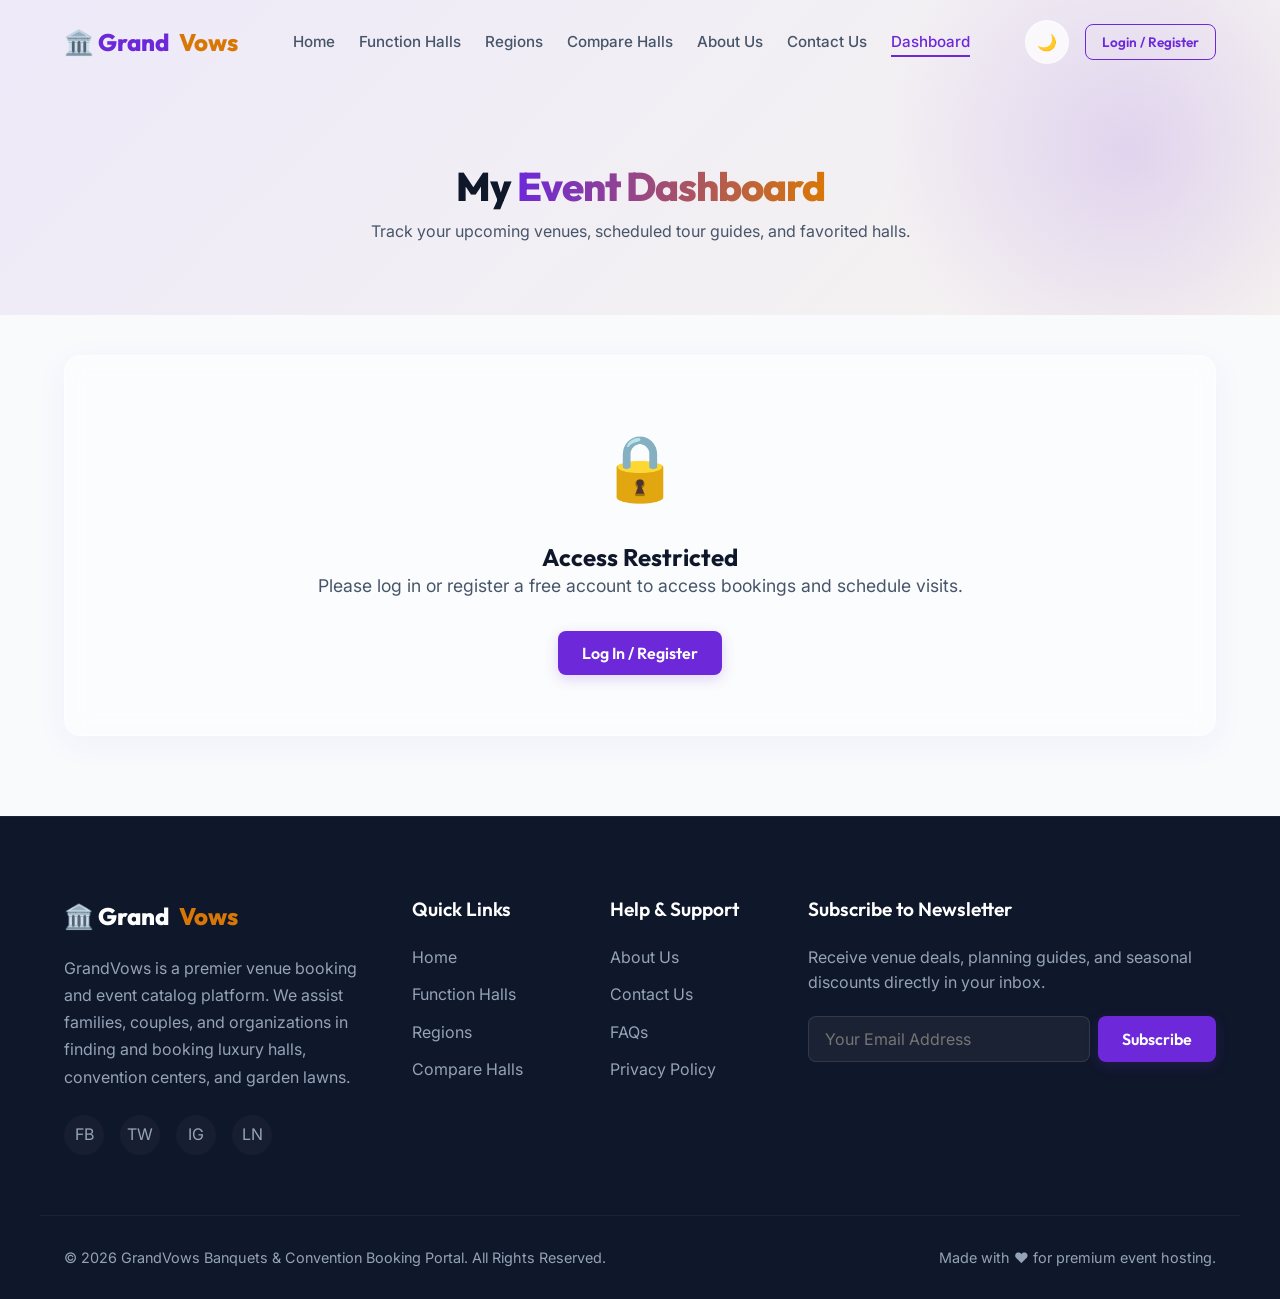
<file: dashboard.html>
<!DOCTYPE html>
<html lang="en">
<head>
  <meta charset="UTF-8">
  <meta name="viewport" content="width=device-width, initial-scale=1.0">
  <meta name="description" content="View your active function hall bookings, past events, favorited venues, and scheduled physical visits on GrandVows.">
  <title>User Dashboard | GrandVows</title>
  <link rel="stylesheet" href="style.css">
  <link rel="stylesheet" href="animations.css">
  <link rel="stylesheet" href="responsive.css">
</head>
<body>

  <!-- Page Loader -->
  <div class="page-loader" id="page-loader">
    <div class="loader-spinner"></div>
    <div class="loader-text">🏛️ SYNCHRONIZING BOOKINGS...</div>
  </div>

  <!-- Header -->
  <header>
    <div class="container navbar-container">
      <a href="index.html" class="logo">
        🏛️ Grand<span>Vows</span>
      </a>
      <ul class="nav-menu" id="nav-menu">
        <li><a href="index.html" class="nav-link">Home</a></li>
        <li><a href="halls.html" class="nav-link">Function Halls</a></li>
        <li><a href="regions.html" class="nav-link">Regions</a></li>
        <li><a href="compare.html" class="nav-link">Compare Halls</a></li>
        <li><a href="about.html" class="nav-link">About Us</a></li>
        <li><a href="contact.html" class="nav-link">Contact Us</a></li>
        <li><a href="dashboard.html" class="nav-link active">Dashboard</a></li>
      </ul>
      <div class="nav-actions">
        <button class="theme-toggle" id="theme-toggle" aria-label="Toggle Dark Mode">
          <span class="moon-icon">🌙</span>
          <span class="sun-icon">☀️</span>
        </button>
        <button class="btn btn-outline btn-sm" id="auth-nav-btn">Login / Register</button>
        <button class="menu-btn" id="menu-btn" aria-label="Toggle Mobile Menu">
          <span></span>
          <span></span>
          <span></span>
        </button>
      </div>
    </div>
  </header>

  <!-- Hero Section -->
  <section class="hero" style="min-height: 35vh; padding: 120px 0 30px 0;">
    <div class="hero-glow"></div>
    <div class="container hero-content">
      <h1 style="font-size: 2.5rem; margin-bottom: 8px;">My <span>Event Dashboard</span></h1>
      <p style="font-size: 1rem; margin-bottom: 0;">Track your upcoming venues, scheduled tour guides, and favorited halls.</p>
    </div>
  </section>

  <!-- Dashboard Main Layout -->
  <section class="section-padding" style="padding: 40px 0 80px 0;">
    <div class="container">
      
      <!-- Lock Screen Block if not logged in -->
      <div id="dashboard-lock-block" class="glass-panel text-center reveal-on-scroll" style="display:none; padding: 60px;">
        <div style="font-size: 4rem; margin-bottom: 24px;">🔒</div>
        <h2>Access Restricted</h2>
        <p style="color:var(--text-secondary); margin-bottom: 30px; font-size:1.1rem;">Please log in or register a free account to access bookings and schedule visits.</p>
        <button class="btn btn-primary" id="lock-trigger-login-btn">Log In / Register</button>
      </div>

      <!-- Main Dashboard Grid -->
      <div class="dashboard-grid" id="dashboard-main-view" style="display: none;">
        <!-- Left Sidebar Menu -->
        <aside class="dashboard-sidebar-menu glass-panel">
          <div class="dash-menu-item active" data-panel="upcoming">
            <span>📅</span> Upcoming Bookings
          </div>
          <div class="dash-menu-item" data-panel="past">
            <span>🕰️</span> Previous Bookings
          </div>
          <div class="dash-menu-item" data-panel="favorites">
            <span>❤️</span> Favorite Halls
          </div>
          <div class="dash-menu-item" data-panel="visits">
            <span>👣</span> Scheduled Visits
          </div>
        </aside>

        <!-- Right Panels Content -->
        <main>
          <!-- 1. Upcoming Bookings Panel -->
          <div class="dash-panel active" id="panel-upcoming">
            <h3 style="margin-bottom:20px; font-size: 1.5rem;">Upcoming Venue Bookings</h3>
            <div class="bookings-list" id="upcoming-bookings-root">
              <!-- Filled dynamically by dashboard.js -->
            </div>
          </div>

          <!-- 2. Previous Bookings Panel -->
          <div class="dash-panel" id="panel-past">
            <h3 style="margin-bottom:20px; font-size: 1.5rem;">Previous Bookings</h3>
            <div class="bookings-list" id="past-bookings-root">
              <!-- Filled with dummy records by dashboard.js -->
            </div>
          </div>

          <!-- 3. Favorite Halls Panel -->
          <div class="dash-panel" id="panel-favorites">
            <h3 style="margin-bottom:20px; font-size: 1.5rem;">Saved Function Halls</h3>
            <div class="grid-2" id="favorite-halls-root" style="grid-template-columns: repeat(auto-fit, minmax(280px, 1fr));">
              <!-- Filled dynamically by dashboard.js -->
            </div>
          </div>

          <!-- 4. Scheduled Visits Panel -->
          <div class="dash-panel" id="panel-visits">
            <h3 style="margin-bottom:20px; font-size: 1.5rem;">Scheduled Guided Tours</h3>
            <div class="bookings-list" id="scheduled-visits-root">
              <!-- Filled dynamically by dashboard.js -->
            </div>
          </div>
        </main>
      </div>

    </div>
  </section>

  <!-- Footer -->
  <footer>
    <div class="container footer-grid">
      <div class="footer-brand">
        <a href="index.html" class="logo" style="color: white; margin-bottom: 20px;">
          🏛️ Grand<span>Vows</span>
        </a>
        <p>GrandVows is a premier venue booking and event catalog platform. We assist families, couples, and organizations in finding and booking luxury halls, convention centers, and garden lawns.</p>
        <div class="social-links">
          <a href="#" class="social-icon" aria-label="Facebook">FB</a>
          <a href="#" class="social-icon" aria-label="Twitter">TW</a>
          <a href="#" class="social-icon" aria-label="Instagram">IG</a>
          <a href="#" class="social-icon" aria-label="LinkedIn">LN</a>
        </div>
      </div>
      <div>
        <h4 class="footer-title">Quick Links</h4>
        <ul class="footer-links">
          <li><a href="index.html" class="footer-link">Home</a></li>
          <li><a href="halls.html" class="footer-link">Function Halls</a></li>
          <li><a href="regions.html" class="footer-link">Regions</a></li>
          <li><a href="compare.html" class="footer-link">Compare Halls</a></li>
        </ul>
      </div>
      <div>
        <h4 class="footer-title">Help & Support</h4>
        <ul class="footer-links">
          <li><a href="about.html" class="footer-link">About Us</a></li>
          <li><a href="contact.html" class="footer-link">Contact Us</a></li>
          <li><a href="#" class="footer-link">FAQs</a></li>
          <li><a href="#" class="footer-link">Privacy Policy</a></li>
        </ul>
      </div>
      <div class="footer-newsletter">
        <h4 class="footer-title">Subscribe to Newsletter</h4>
        <p>Receive venue deals, planning guides, and seasonal discounts directly in your inbox.</p>
        <form class="newsletter-form" onsubmit="event.preventDefault(); alert('Subscribed!');">
          <input type="email" placeholder="Your Email Address" required aria-label="Email Address">
          <button type="submit" class="btn btn-primary">Subscribe</button>
        </form>
      </div>
    </div>
    <div class="container footer-bottom">
      <div>&copy; 2026 GrandVows Banquets & Convention Booking Portal. All Rights Reserved.</div>
      <div>Made with ❤️ for premium event hosting.</div>
    </div>
  </footer>

  <!-- Auth Modal Overlay -->
  <div class="modal-overlay" id="auth-modal">
    <div class="modal-content">
      <div class="modal-close" id="auth-modal-close">&times;</div>
      <div class="auth-tabs">
        <div class="auth-tab active" id="tab-login">Login</div>
        <div class="auth-tab" id="tab-register">Register</div>
      </div>
      <div class="auth-form-wrapper active" id="form-login-wrapper">
        <form id="form-login">
          <div class="form-group">
            <label for="login-email">Email Address</label>
            <input type="email" id="login-email" class="form-input" required placeholder="name@example.com">
          </div>
          <div class="form-group">
            <label for="login-password">Password</label>
            <input type="password" id="login-password" class="form-input" required placeholder="••••••••">
          </div>
          <button type="submit" class="btn btn-primary" style="width: 100%;">Log In</button>
        </form>
      </div>
      <div class="auth-form-wrapper" id="form-register-wrapper">
        <form id="form-register">
          <div class="form-group">
            <label for="register-name">Full Name</label>
            <input type="text" id="register-name" class="form-input" required placeholder="John Doe">
          </div>
          <div class="form-group">
            <label for="register-email">Email Address</label>
            <input type="email" id="register-email" class="form-input" required placeholder="name@example.com">
          </div>
          <div class="form-group">
            <label for="register-password">Password</label>
            <input type="password" id="register-password" class="form-input" required placeholder="••••••••">
          </div>
          <button type="submit" class="btn btn-primary" style="width: 100%;">Create Account</button>
        </form>
      </div>
    </div>
  </div>

  <script src="data.js"></script>
  <script src="app.js"></script>
  <script src="dashboard.js"></script>
</body>
</html>
</file>
<file: style.css>
/* ==========================================================================
   Function Hall Booking Website - Core Stylesheet
   ========================================================================== */

/* Import Premium Web Fonts */
@import url('https://fonts.googleapis.com/css2?family=Inter:wght@300;400;500;600;700&family=Outfit:wght@300;400;500;600;700;800&display=swap');

/* CSS Variables for Core Design System */
:root {
  /* Color Palette - Light Mode */
  --bg-primary: #f8fafc;
  --bg-secondary: #ffffff;
  --bg-card: rgba(255, 255, 255, 0.75);
  --bg-input: #f1f5f9;
  
  --text-primary: #0f172a;
  --text-secondary: #475569;
  --text-muted: #94a3b8;
  
  --color-primary: #6d28d9; /* Royal Violet */
  --color-primary-rgb: 109, 40, 217;
  --color-primary-hover: #5b21b6;
  --color-secondary: #d97706; /* Golden Amber */
  --color-secondary-hover: #b45309;
  
  --glass-bg: rgba(255, 255, 255, 0.45);
  --glass-border: rgba(255, 255, 255, 0.5);
  --glass-shadow: 0 8px 32px 0 rgba(109, 40, 217, 0.05);
  
  --card-shadow: 0 10px 30px -10px rgba(0, 0, 0, 0.08);
  --card-border: rgba(226, 232, 240, 0.8);
  
  --success: #10b981;
  --error: #ef4444;
  --warning: #f59e0b;
  
  --border-radius-sm: 8px;
  --border-radius-md: 16px;
  --border-radius-lg: 24px;
  
  --transition-fast: 0.2s ease;
  --transition-normal: 0.35s cubic-bezier(0.4, 0, 0.2, 1);
  --transition-slow: 0.5s cubic-bezier(0.4, 0, 0.2, 1);
}

/* Dark Mode Overrides */
body.dark-mode {
  --bg-primary: #0f172a; /* Midnight Slate */
  --bg-secondary: #1e293b; /* Deep Slate */
  --bg-card: rgba(30, 41, 59, 0.7);
  --bg-input: #0f172a;
  
  --text-primary: #f8fafc;
  --text-secondary: #cbd5e1;
  --text-muted: #64748b;
  
  --color-primary: #a78bfa; /* Lighter Glow Violet */
  --color-primary-rgb: 167, 139, 250;
  --color-primary-hover: #c084fc;
  --color-secondary: #fbbf24;
  --color-secondary-hover: #f59e0b;
  
  --glass-bg: rgba(30, 41, 59, 0.45);
  --glass-border: rgba(255, 255, 255, 0.08);
  --glass-shadow: 0 8px 32px 0 rgba(0, 0, 0, 0.37);
  
  --card-shadow: 0 10px 30px -10px rgba(0, 0, 0, 0.5);
  --card-border: rgba(255, 255, 255, 0.05);
}

/* Reset and Base Styles */
* {
  margin: 0;
  padding: 0;
  box-sizing: border-box;
}

html {
  scroll-behavior: smooth;
  font-size: 16px;
}

body {
  font-family: 'Inter', sans-serif;
  background-color: var(--bg-primary);
  color: var(--text-primary);
  line-height: 1.6;
  overflow-x: hidden;
  transition: background-color var(--transition-normal), color var(--transition-normal);
}

h1, h2, h3, h4, h5, h6 {
  font-family: 'Outfit', sans-serif;
  font-weight: 700;
  line-height: 1.25;
  color: var(--text-primary);
}

a {
  text-decoration: none;
  color: inherit;
  transition: color var(--transition-fast);
}

button, input, select, textarea {
  font-family: inherit;
  font-size: inherit;
  outline: none;
  border: none;
}

img, video {
  max-width: 100%;
  height: auto;
  display: block;
}

.container {
  width: 100%;
  max-width: 1200px;
  margin: 0 auto;
  padding: 0 24px;
}

.section-padding {
  padding: 80px 0;
}

/* Glassmorphism Panel Class */
.glass-panel {
  background: var(--glass-bg);
  backdrop-filter: blur(12px);
  -webkit-backdrop-filter: blur(12px);
  border: 1px solid var(--glass-border);
  box-shadow: var(--glass-shadow);
  border-radius: var(--border-radius-md);
  transition: background var(--transition-normal), border var(--transition-normal), box-shadow var(--transition-normal);
}

/* ==========================================================================
   Header and Navigation
   ========================================================================== */
header {
  position: fixed;
  top: 0;
  left: 0;
  width: 100%;
  z-index: 1000;
  transition: all var(--transition-normal);
  padding: 20px 0;
}

header.scrolled {
  padding: 12px 0;
  background: var(--glass-bg);
  backdrop-filter: blur(20px);
  -webkit-backdrop-filter: blur(20px);
  border-bottom: 1px solid var(--glass-border);
  box-shadow: var(--glass-shadow);
}

.navbar-container {
  display: flex;
  justify-content: space-between;
  align-items: center;
}

.logo {
  display: flex;
  align-items: center;
  gap: 10px;
  font-family: 'Outfit', sans-serif;
  font-size: 1.5rem;
  font-weight: 800;
  color: var(--color-primary);
}

.logo span {
  color: var(--color-secondary);
}

.nav-menu {
  display: flex;
  align-items: center;
  list-style: none;
  gap: 24px;
}

.nav-link {
  font-weight: 500;
  font-size: 0.95rem;
  color: var(--text-secondary);
  position: relative;
  padding: 6px 0;
}

.nav-link:hover, .nav-link.active {
  color: var(--color-primary);
}

.nav-link::after {
  content: '';
  position: absolute;
  bottom: 0;
  left: 0;
  width: 0;
  height: 2px;
  background-color: var(--color-primary);
  transition: width var(--transition-fast);
}

.nav-link:hover::after, .nav-link.active::after {
  width: 100%;
}

.nav-actions {
  display: flex;
  align-items: center;
  gap: 16px;
}

/* Dark Mode Toggle Switch */
.theme-toggle {
  background: var(--bg-card);
  width: 44px;
  height: 44px;
  border-radius: 50%;
  cursor: pointer;
  display: flex;
  align-items: center;
  justify-content: center;
  border: 1px solid var(--glass-border);
  transition: background-color var(--transition-fast);
}

.theme-toggle:hover {
  background-color: var(--bg-input);
}

.theme-toggle .sun-icon {
  display: none;
}

body.dark-mode .theme-toggle .sun-icon {
  display: block;
}

body.dark-mode .theme-toggle .moon-icon {
  display: none;
}

/* Hamburguer Mobile Menu Trigger */
.menu-btn {
  display: none;
  flex-direction: column;
  justify-content: space-between;
  width: 24px;
  height: 18px;
  background: transparent;
  cursor: pointer;
}

.menu-btn span {
  display: block;
  height: 2px;
  width: 100%;
  background-color: var(--text-primary);
  border-radius: 2px;
  transition: all var(--transition-fast);
}

/* ==========================================================================
   Buttons UI
   ========================================================================== */
.btn {
  display: inline-flex;
  align-items: center;
  justify-content: center;
  gap: 8px;
  padding: 12px 24px;
  font-weight: 600;
  border-radius: var(--border-radius-sm);
  cursor: pointer;
  transition: all var(--transition-fast);
  font-family: 'Outfit', sans-serif;
  text-align: center;
}

.btn-primary {
  background: var(--color-primary);
  color: #ffffff;
  box-shadow: 0 4px 14px rgba(109, 40, 217, 0.2);
}

.btn-primary:hover {
  background: var(--color-primary-hover);
  transform: translateY(-2px);
  box-shadow: 0 6px 20px rgba(109, 40, 217, 0.3);
}

.btn-secondary {
  background: var(--color-secondary);
  color: #ffffff;
  box-shadow: 0 4px 14px rgba(217, 119, 6, 0.2);
}

.btn-secondary:hover {
  background: var(--color-secondary-hover);
  transform: translateY(-2px);
  box-shadow: 0 6px 20px rgba(217, 119, 6, 0.3);
}

.btn-outline {
  background: transparent;
  border: 1px solid var(--color-primary);
  color: var(--color-primary);
}

.btn-outline:hover {
  background: var(--color-primary);
  color: #ffffff;
}

.btn-glass {
  background: var(--glass-bg);
  border: 1px solid var(--glass-border);
  color: var(--text-primary);
  backdrop-filter: blur(8px);
}

.btn-glass:hover {
  background: var(--bg-card);
  transform: translateY(-2px);
}

.btn-sm {
  padding: 8px 16px;
  font-size: 0.85rem;
}

.btn-lg {
  padding: 16px 36px;
  font-size: 1.1rem;
  border-radius: var(--border-radius-md);
}

/* ==========================================================================
   Section Headers
   ========================================================================== */
.section-header {
  text-align: center;
  max-width: 600px;
  margin: 0 auto 50px auto;
}

.section-header h2 {
  font-size: 2.25rem;
  margin-bottom: 15px;
  position: relative;
}

.section-header p {
  color: var(--text-secondary);
  font-size: 1.1rem;
}

.section-header .divider {
  width: 60px;
  height: 4px;
  background: var(--color-primary);
  margin: 0 auto;
  border-radius: 2px;
}

/* ==========================================================================
   Cards (Halls, Regions, Reviews)
   ========================================================================== */
.card {
  background-color: var(--bg-card);
  border: 1px solid var(--card-border);
  border-radius: var(--border-radius-md);
  overflow: hidden;
  box-shadow: var(--card-shadow);
  transition: all var(--transition-normal);
  display: flex;
  flex-direction: column;
}

.card:hover {
  transform: translateY(-8px);
  box-shadow: 0 20px 40px -10px rgba(109, 40, 217, 0.12);
  border-color: var(--color-primary);
}

.card-img-wrapper {
  position: relative;
  aspect-ratio: 16/10;
  overflow: hidden;
}

.card-img-wrapper img {
  width: 100%;
  height: 100%;
  object-fit: cover;
  transition: transform var(--transition-slow);
}

.card:hover .card-img-wrapper img {
  transform: scale(1.08);
}

.card-badge {
  position: absolute;
  top: 15px;
  left: 15px;
  background: var(--glass-bg);
  backdrop-filter: blur(8px);
  padding: 6px 12px;
  font-weight: 700;
  font-size: 0.8rem;
  border-radius: 20px;
  color: var(--color-primary);
  border: 1px solid var(--glass-border);
}

.card-fav-btn {
  position: absolute;
  top: 15px;
  right: 15px;
  background: var(--glass-bg);
  backdrop-filter: blur(8px);
  border: 1px solid var(--glass-border);
  width: 38px;
  height: 38px;
  border-radius: 50%;
  display: flex;
  align-items: center;
  justify-content: center;
  cursor: pointer;
  color: var(--text-muted);
  transition: all var(--transition-fast);
}

.card-fav-btn:hover {
  color: #ef4444;
  transform: scale(1.1);
}

.card-fav-btn.active {
  color: #ef4444;
  background: #ffe4e6;
  border-color: #fecdd3;
}

.card-content {
  padding: 24px;
  display: flex;
  flex-direction: column;
  flex-grow: 1;
}

.card-title {
  font-size: 1.25rem;
  margin-bottom: 8px;
  transition: color var(--transition-fast);
}

.card-title:hover {
  color: var(--color-primary);
}

.card-location {
  display: flex;
  align-items: center;
  gap: 6px;
  color: var(--text-secondary);
  font-size: 0.9rem;
  margin-bottom: 16px;
}

.card-details-grid {
  display: grid;
  grid-template-columns: 1fr 1fr;
  gap: 12px;
  margin-bottom: 20px;
  border-top: 1px dashed var(--text-muted);
  border-bottom: 1px dashed var(--text-muted);
  padding: 12px 0;
}

.card-detail-item {
  display: flex;
  align-items: center;
  gap: 8px;
  font-size: 0.85rem;
  color: var(--text-secondary);
}

.card-footer {
  display: flex;
  justify-content: space-between;
  align-items: center;
  margin-top: auto;
}

.card-price {
  font-size: 0.85rem;
  color: var(--text-secondary);
}

.card-price span {
  display: block;
  font-size: 1.3rem;
  font-weight: 700;
  color: var(--text-primary);
}

/* ==========================================================================
   Modals (Authentication / Auth Modal)
   ========================================================================== */
.modal-overlay {
  position: fixed;
  top: 0;
  left: 0;
  width: 100%;
  height: 100%;
  background: rgba(15, 23, 42, 0.6);
  backdrop-filter: blur(8px);
  z-index: 2000;
  display: none;
  align-items: center;
  justify-content: center;
  opacity: 0;
  transition: opacity var(--transition-fast);
}

.modal-overlay.active {
  display: flex;
  opacity: 1;
}

.modal-content {
  background: var(--bg-secondary);
  border: 1px solid var(--glass-border);
  box-shadow: 0 25px 50px -12px rgba(0, 0, 0, 0.25);
  border-radius: var(--border-radius-lg);
  width: 100%;
  max-width: 480px;
  padding: 40px;
  position: relative;
  transform: scale(0.9);
  transition: transform var(--transition-fast);
}

.modal-overlay.active .modal-content {
  transform: scale(1);
}

.modal-close {
  position: absolute;
  top: 20px;
  right: 20px;
  width: 36px;
  height: 36px;
  background: var(--bg-primary);
  border-radius: 50%;
  display: flex;
  align-items: center;
  justify-content: center;
  cursor: pointer;
  transition: all var(--transition-fast);
}

.modal-close:hover {
  background: var(--bg-input);
  transform: rotate(90deg);
}

.auth-tabs {
  display: flex;
  border-bottom: 2px solid var(--bg-input);
  margin-bottom: 24px;
}

.auth-tab {
  flex: 1;
  padding: 12px;
  text-align: center;
  font-weight: 600;
  cursor: pointer;
  color: var(--text-secondary);
  border-bottom: 2px solid transparent;
  margin-bottom: -2px;
  transition: all var(--transition-fast);
}

.auth-tab.active {
  color: var(--color-primary);
  border-color: var(--color-primary);
}

.auth-form-wrapper {
  display: none;
}

.auth-form-wrapper.active {
  display: block;
}

.form-group {
  margin-bottom: 20px;
}

.form-group label {
  display: block;
  font-size: 0.9rem;
  font-weight: 500;
  margin-bottom: 8px;
  color: var(--text-secondary);
}

.form-input {
  width: 100%;
  padding: 12px 16px;
  border-radius: var(--border-radius-sm);
  background: var(--bg-input);
  border: 1px solid transparent;
  color: var(--text-primary);
  transition: all var(--transition-fast);
}

.form-input:focus {
  border-color: var(--color-primary);
  background: var(--bg-secondary);
  box-shadow: 0 0 0 4px rgba(109, 40, 217, 0.15);
}

/* ==========================================================================
   Toast Notification Popups
   ========================================================================== */
.toast-container {
  position: fixed;
  top: 24px;
  right: 24px;
  z-index: 3000;
  display: flex;
  flex-direction: column;
  gap: 12px;
}

.toast {
  background: var(--bg-secondary);
  border: 1px solid var(--glass-border);
  box-shadow: 0 10px 15px -3px rgba(0, 0, 0, 0.1), 0 4px 6px -2px rgba(0, 0, 0, 0.05);
  border-radius: var(--border-radius-sm);
  padding: 16px 24px;
  color: var(--text-primary);
  display: flex;
  align-items: center;
  gap: 12px;
  transform: translateX(120%);
  animation: slideInToast var(--transition-normal) forwards;
  min-width: 300px;
  max-width: 400px;
}

.toast-success {
  border-left: 4px solid var(--success);
}

.toast-error {
  border-left: 4px solid var(--error);
}

.toast-info {
  border-left: 4px solid var(--color-primary);
}

@keyframes slideInToast {
  to {
    transform: translateX(0);
  }
}

.toast.fade-out {
  animation: fadeOutToast var(--transition-fast) forwards;
}

@keyframes fadeOutToast {
  to {
    opacity: 0;
    transform: translateX(120%);
  }
}

/* ==========================================================================
   Back To Top Button
   ========================================================================== */
.back-to-top {
  position: fixed;
  bottom: 30px;
  right: 30px;
  width: 50px;
  height: 50px;
  background: var(--color-primary);
  color: white;
  border-radius: 50%;
  display: flex;
  align-items: center;
  justify-content: center;
  cursor: pointer;
  opacity: 0;
  visibility: hidden;
  transform: translateY(20px);
  box-shadow: 0 4px 10px rgba(0, 0, 0, 0.3);
  z-index: 999;
  transition: all var(--transition-fast);
}

.back-to-top.active {
  opacity: 1;
  visibility: visible;
  transform: translateY(0);
}

.back-to-top:hover {
  background: var(--color-primary-hover);
  transform: translateY(-5px);
  box-shadow: 0 6px 15px rgba(0, 0, 0, 0.4);
}

/* ==========================================================================
   Footer Layout
   ========================================================================== */
footer {
  background: #0f172a;
  color: #94a3b8;
  padding: 80px 0 30px 0;
  border-top: 1px solid rgba(255, 255, 255, 0.05);
}

body.dark-mode footer {
  background: #020617;
}

.footer-grid {
  display: grid;
  grid-template-columns: 2fr 1fr 1fr 2fr;
  gap: 48px;
  margin-bottom: 60px;
}

.footer-brand .logo {
  margin-bottom: 20px;
}

.footer-brand p {
  line-height: 1.7;
  margin-bottom: 24px;
}

.social-links {
  display: flex;
  gap: 16px;
}

.social-icon {
  width: 40px;
  height: 40px;
  background: rgba(255, 255, 255, 0.03);
  border-radius: 50%;
  display: flex;
  align-items: center;
  justify-content: center;
  transition: all var(--transition-fast);
}

.social-icon:hover {
  background: var(--color-primary);
  color: white;
  transform: translateY(-3px);
}

.footer-title {
  color: white;
  font-family: 'Outfit', sans-serif;
  font-size: 1.2rem;
  font-weight: 600;
  margin-bottom: 24px;
}

.footer-links {
  list-style: none;
  display: flex;
  flex-direction: column;
  gap: 12px;
}

.footer-link:hover {
  color: white;
  padding-left: 5px;
}

.footer-newsletter p {
  margin-bottom: 20px;
}

.newsletter-form {
  display: flex;
  gap: 8px;
}

.newsletter-form input {
  flex-grow: 1;
  padding: 12px 16px;
  border-radius: var(--border-radius-sm);
  background: rgba(255, 255, 255, 0.05);
  color: white;
  border: 1px solid rgba(255, 255, 255, 0.1);
}

.newsletter-form input:focus {
  border-color: var(--color-primary);
}

.footer-bottom {
  display: flex;
  justify-content: space-between;
  align-items: center;
  padding-top: 30px;
  border-top: 1px solid rgba(255, 255, 255, 0.05);
  font-size: 0.9rem;
}

/* ==========================================================================
   Global Helper Styles & Grid Layouts
   ========================================================================== */
.text-center { text-align: center; }
.flex-center { display: flex; align-items: center; justify-content: center; }
.badge { display: inline-block; padding: 4px 8px; border-radius: 4px; font-size: 0.8rem; font-weight: 600; }
.badge-success { background: #d1fae5; color: #065f46; }
.badge-pending { background: #fef3c7; color: #92400e; }
.badge-danger { background: #fee2e2; color: #991b1b; }
.rating-stars { color: var(--color-gold); font-size: 0.95rem; }
.icon-text-align { display: inline-flex; align-items: center; gap: 6px; }

/* Grid columns helper */
.grid-3 {
  display: grid;
  grid-template-columns: repeat(3, 1fr);
  gap: 30px;
}

.grid-2 {
  display: grid;
  grid-template-columns: repeat(2, 1fr);
  gap: 30px;
}

.grid-4 {
  display: grid;
  grid-template-columns: repeat(4, 1fr);
  gap: 20px;
}

/* ==========================================================================
   Hero Section
   ========================================================================== */
.hero {
  position: relative;
  min-height: 100vh;
  display: flex;
  align-items: center;
  justify-content: center;
  padding: 140px 0 80px 0;
  background: linear-gradient(135deg, rgba(109, 40, 217, 0.08) 0%, rgba(217, 119, 6, 0.05) 100%);
  overflow: hidden;
}

.hero-glow {
  position: absolute;
  width: 500px;
  height: 500px;
  border-radius: 50%;
  background: radial-gradient(circle, rgba(109, 40, 217, 0.15) 0%, rgba(109, 40, 217, 0) 70%);
  top: -100px;
  right: -100px;
  z-index: 0;
}

.hero-content {
  position: relative;
  z-index: 1;
  text-align: center;
  max-width: 900px;
  margin: 0 auto;
}

.hero-content h1 {
  font-size: 3.5rem;
  font-weight: 800;
  letter-spacing: -1px;
  margin-bottom: 24px;
}

.hero-content h1 span {
  background: linear-gradient(to right, var(--color-primary), var(--color-secondary));
  -webkit-background-clip: text;
  -webkit-text-fill-color: transparent;
}

.hero-content p {
  font-size: 1.25rem;
  color: var(--text-secondary);
  margin-bottom: 40px;
  max-width: 700px;
  margin-left: auto;
  margin-right: auto;
}

/* Hero Search Panel */
.hero-search-wrapper {
  background: var(--bg-card);
  backdrop-filter: blur(20px);
  -webkit-backdrop-filter: blur(20px);
  border: 1px solid var(--glass-border);
  box-shadow: var(--glass-shadow);
  border-radius: 100px;
  padding: 12px 12px 12px 36px;
  display: flex;
  align-items: center;
  justify-content: space-between;
  margin-top: 40px;
  text-align: left;
}

.hero-search-item {
  flex: 1;
  display: flex;
  flex-direction: column;
  border-right: 1px solid var(--glass-border);
  padding-right: 24px;
  padding-left: 20px;
}

.hero-search-item:first-child {
  padding-left: 0;
}

.hero-search-item:nth-child(3) {
  border-right: none;
}

.hero-search-item label {
  font-size: 0.75rem;
  text-transform: uppercase;
  font-weight: 700;
  letter-spacing: 1px;
  color: var(--text-muted);
  margin-bottom: 4px;
}

.hero-search-item select, 
.hero-search-item input {
  background: transparent;
  font-weight: 600;
  color: var(--text-primary);
  font-size: 1rem;
  cursor: pointer;
  width: 100%;
}

.hero-search-item select option {
  background: var(--bg-secondary);
  color: var(--text-primary);
}

.search-btn {
  background: var(--color-primary);
  color: white;
  width: 60px;
  height: 60px;
  border-radius: 50%;
  display: flex;
  align-items: center;
  justify-content: center;
  cursor: pointer;
  box-shadow: 0 4px 15px rgba(109, 40, 217, 0.3);
  transition: all var(--transition-fast);
}

.search-btn:hover {
  background: var(--color-primary-hover);
  transform: scale(1.05);
  box-shadow: 0 6px 20px rgba(109, 40, 217, 0.45);
}

/* ==========================================================================
   Popular Regions Section
   ========================================================================== */
.region-card {
  position: relative;
  height: 250px;
  border-radius: var(--border-radius-md);
  overflow: hidden;
  box-shadow: var(--card-shadow);
  cursor: pointer;
}

.region-card img {
  width: 100%;
  height: 100%;
  object-fit: cover;
  transition: transform var(--transition-slow);
}

.region-card-overlay {
  position: absolute;
  top: 0;
  left: 0;
  width: 100%;
  height: 100%;
  background: linear-gradient(to top, rgba(15, 23, 42, 0.9) 0%, rgba(15, 23, 42, 0.2) 70%);
  display: flex;
  flex-direction: column;
  justify-content: flex-end;
  padding: 24px;
  color: white;
  transition: background var(--transition-normal);
}

.region-card:hover img {
  transform: scale(1.08);
}

.region-card:hover .region-card-overlay {
  background: linear-gradient(to top, rgba(109, 40, 217, 0.8) 0%, rgba(15, 23, 42, 0.2) 80%);
}

.region-card-title {
  font-size: 1.5rem;
  font-weight: 700;
  font-family: 'Outfit', sans-serif;
  margin-bottom: 4px;
}

.region-card-desc {
  font-size: 0.85rem;
  color: #cbd5e1;
  opacity: 0.9;
}

/* ==========================================================================
   Featured Halls Section
   ========================================================================== */
.featured-halls-grid {
  margin-bottom: 40px;
}

/* ==========================================================================
   Why Choose Us
   ========================================================================== */
.why-card {
  padding: 40px;
  text-align: center;
}

.why-icon {
  width: 70px;
  height: 70px;
  border-radius: 50%;
  background: rgba(109, 40, 217, 0.1);
  color: var(--color-primary);
  display: flex;
  align-items: center;
  justify-content: center;
  font-size: 2rem;
  margin: 0 auto 24px auto;
}

body.dark-mode .why-icon {
  background: rgba(167, 139, 250, 0.15);
}

.why-card h3 {
  margin-bottom: 12px;
  font-size: 1.35rem;
}

.why-card p {
  color: var(--text-secondary);
}

/* ==========================================================================
   Customer Reviews / Testimonials Slider
   ========================================================================== */
.testimonials-slider {
  max-width: 800px;
  margin: 0 auto;
  position: relative;
  padding: 40px;
  text-align: center;
}

.testimonial-slide {
  display: none;
  animation: scaleIn var(--transition-normal);
}

.testimonial-slide.active {
  display: block;
}

.testimonial-quote {
  font-size: 1.35rem;
  font-style: italic;
  font-family: 'Outfit', sans-serif;
  color: var(--text-primary);
  line-height: 1.7;
  margin-bottom: 30px;
  position: relative;
}

.testimonial-quote::before {
  content: '“';
  font-size: 5rem;
  position: absolute;
  top: -40px;
  left: -20px;
  color: var(--color-primary);
  opacity: 0.15;
  font-family: 'Outfit', sans-serif;
}

.testimonial-author {
  font-weight: 700;
  color: var(--text-primary);
}

.testimonial-date {
  font-size: 0.85rem;
  color: var(--text-muted);
}

.slider-controls {
  display: flex;
  justify-content: center;
  gap: 16px;
  margin-top: 40px;
}

.slider-btn {
  width: 44px;
  height: 44px;
  border-radius: 50%;
  background: var(--bg-card);
  border: 1px solid var(--glass-border);
  display: flex;
  align-items: center;
  justify-content: center;
  cursor: pointer;
  color: var(--text-primary);
  transition: all var(--transition-fast);
}

.slider-btn:hover {
  background: var(--color-primary);
  color: white;
}

/* ==========================================================================
   Budget Calculator Widget Styles
   ========================================================================== */
.calc-widget-container {
  display: grid;
  grid-template-columns: 1.2fr 1fr;
  gap: 40px;
  align-items: stretch;
}

.calc-inputs-panel {
  padding: 40px;
}

.calc-results-panel {
  padding: 40px;
  display: flex;
  flex-direction: column;
  justify-content: space-between;
  background: linear-gradient(135deg, rgba(109, 40, 217, 0.05) 0%, rgba(217, 119, 6, 0.02) 100%);
  border-left: 2px solid var(--glass-border);
  border-radius: 0 var(--border-radius-md) var(--border-radius-md) 0;
}

.range-slider-wrapper {
  margin-bottom: 24px;
}

.range-slider-header {
  display: flex;
  justify-content: space-between;
  font-weight: 600;
  margin-bottom: 8px;
}

.range-slider-header span:last-child {
  color: var(--color-primary);
  font-weight: 700;
}

.range-input {
  width: 100%;
  height: 6px;
  background: var(--bg-input);
  border-radius: 3px;
  outline: none;
  -webkit-appearance: none;
}

.range-input::-webkit-slider-thumb {
  -webkit-appearance: none;
  width: 20px;
  height: 20px;
  border-radius: 50%;
  background: var(--color-primary);
  cursor: pointer;
  transition: transform 0.1s;
}

.range-input::-webkit-slider-thumb:hover {
  transform: scale(1.2);
}

.services-checkboxes-grid {
  display: grid;
  grid-template-columns: 1fr 1fr;
  gap: 16px;
}

.service-checkbox-label {
  display: flex;
  align-items: center;
  gap: 10px;
  cursor: pointer;
  font-size: 0.9rem;
  color: var(--text-secondary);
  user-select: none;
}

.service-checkbox-label input {
  width: 18px;
  height: 18px;
  accent-color: var(--color-primary);
}

.results-price-breakout {
  border-bottom: 1px solid var(--glass-border);
  padding-bottom: 24px;
  margin-bottom: 24px;
}

.price-row {
  display: flex;
  justify-content: space-between;
  margin-bottom: 12px;
  color: var(--text-secondary);
}

.price-row.total {
  font-size: 1.5rem;
  font-weight: 800;
  color: var(--text-primary);
  margin-top: 16px;
  border-top: 1px dashed var(--glass-border);
  padding-top: 16px;
}

.price-row.total span:last-child {
  color: var(--color-primary);
}

.budget-progress-container {
  margin-bottom: 24px;
}

.budget-progress-header {
  display: flex;
  justify-content: space-between;
  font-weight: 600;
  font-size: 0.9rem;
  margin-bottom: 8px;
}

.progress-bar-bg {
  width: 100%;
  height: 12px;
  background: var(--bg-input);
  border-radius: 6px;
  overflow: hidden;
}

.progress-bar-fill {
  height: 100%;
  width: 0%;
  background-color: var(--color-primary);
  border-radius: 6px;
  transition: width 0.4s cubic-bezier(0.1, 0.8, 0.3, 1), background-color var(--transition-fast);
}

.progress-bar-fill.bg-success { background-color: var(--success); }
.progress-bar-fill.bg-danger { background-color: var(--error); }

.budget-status-msg {
  font-size: 0.85rem;
  line-height: 1.6;
  color: var(--text-secondary);
}

/* ==========================================================================
   Catalog Page Layout (Halls & Filters)
   ========================================================================== */
.halls-container {
  display: grid;
  grid-template-columns: 320px 1fr;
  gap: 40px;
}

.filters-sidebar {
  position: sticky;
  top: 100px;
  align-self: start;
  padding: 30px;
}

.filter-section {
  border-bottom: 1px solid var(--glass-border);
  padding-bottom: 20px;
  margin-bottom: 20px;
}

.filter-section:last-child {
  border-bottom: none;
  padding-bottom: 0;
  margin-bottom: 0;
}

.filter-title {
  font-size: 1.05rem;
  font-weight: 700;
  margin-bottom: 16px;
}

.catalog-toolbar {
  display: flex;
  justify-content: space-between;
  align-items: center;
  margin-bottom: 30px;
  background: var(--bg-card);
  padding: 16px 24px;
  border-radius: var(--border-radius-sm);
  border: 1px solid var(--card-border);
}

.toolbar-info {
  font-size: 0.95rem;
  color: var(--text-secondary);
}

.toolbar-sort {
  display: flex;
  align-items: center;
  gap: 12px;
}

.toolbar-sort label {
  font-size: 0.9rem;
  color: var(--text-secondary);
  font-weight: 500;
}

.toolbar-sort select {
  padding: 8px 16px;
  border-radius: var(--border-radius-sm);
  background: var(--bg-input);
  color: var(--text-primary);
  border: 1px solid var(--glass-border);
  font-weight: 500;
}

.mobile-filter-trigger {
  display: none;
  align-items: center;
  gap: 8px;
  padding: 10px 16px;
  background: var(--color-primary);
  color: white;
  border-radius: var(--border-radius-sm);
  font-weight: 600;
  cursor: pointer;
}

/* ==========================================================================
   Hall Details Page Styles
   ========================================================================== */
.details-grid {
  display: grid;
  grid-template-columns: 1.8fr 1.2fr;
  gap: 40px;
}

.details-main-card {
  padding: 40px;
}

.gallery-container {
  margin-bottom: 30px;
}

.gallery-main {
  height: 450px;
  border-radius: var(--border-radius-sm);
  overflow: hidden;
  margin-bottom: 16px;
  position: relative;
}

.gallery-main img {
  width: 100%;
  height: 100%;
  object-fit: cover;
}

.gallery-thumbs {
  display: grid;
  grid-template-columns: repeat(3, 1fr);
  gap: 16px;
}

.gallery-thumb-item {
  height: 100px;
  border-radius: var(--border-radius-sm);
  overflow: hidden;
  cursor: pointer;
  border: 2px solid transparent;
  transition: all var(--transition-fast);
}

.gallery-thumb-item:hover,
.gallery-thumb-item.active {
  border-color: var(--color-primary);
  opacity: 0.9;
}

.gallery-thumb-item img {
  width: 100%;
  height: 100%;
  object-fit: cover;
}

.details-title-row {
  display: flex;
  justify-content: space-between;
  align-items: flex-start;
  margin-bottom: 20px;
}

.details-title-row h1 {
  font-size: 2.25rem;
}

.facility-badge-grid {
  display: flex;
  flex-wrap: wrap;
  gap: 12px;
  margin-bottom: 30px;
}

.facility-badge {
  display: inline-flex;
  align-items: center;
  gap: 8px;
  padding: 8px 16px;
  background: var(--bg-input);
  border-radius: 20px;
  font-size: 0.9rem;
  font-weight: 500;
  color: var(--text-secondary);
}

.pricing-table-container {
  margin-top: 40px;
}

.pricing-table-container h3 {
  margin-bottom: 20px;
}

.details-table {
  width: 100%;
  border-collapse: collapse;
  margin-bottom: 30px;
}

.details-table th, 
.details-table td {
  padding: 16px;
  text-align: left;
  border-bottom: 1px solid var(--glass-border);
}

.details-table th {
  font-weight: 700;
  font-family: 'Outfit', sans-serif;
  color: var(--text-primary);
}

.details-table tbody tr:hover {
  background: var(--bg-input);
}

/* Calendar Styling */
.calendar-widget {
  margin-top: 40px;
}

.calendar-header {
  display: flex;
  justify-content: space-between;
  align-items: center;
  margin-bottom: 20px;
}

.calendar-grid {
  display: grid;
  grid-template-columns: repeat(7, 1fr);
  gap: 8px;
  text-align: center;
}

.calendar-day-header {
  font-weight: 700;
  font-size: 0.85rem;
  text-transform: uppercase;
  color: var(--text-muted);
  padding: 8px 0;
}

.calendar-day-cell {
  aspect-ratio: 1;
  display: flex;
  align-items: center;
  justify-content: center;
  font-weight: 600;
  border-radius: 50%;
  font-size: 0.9rem;
  cursor: pointer;
  transition: all var(--transition-fast);
  border: 1px solid transparent;
}

.calendar-day-cell:hover:not(.empty):not(.booked) {
  background: var(--color-primary);
  color: white;
}

.calendar-day-cell.booked {
  background: #fecdd3;
  color: #be123c;
  cursor: not-allowed;
  text-decoration: line-through;
}

body.dark-mode .calendar-day-cell.booked {
  background: #881337;
  color: #fda4af;
}

.calendar-day-cell.available {
  background: #d1fae5;
  color: #065f46;
}

body.dark-mode .calendar-day-cell.available {
  background: #064e3b;
  color: #a7f3d0;
}

.calendar-day-cell.selected {
  background: var(--color-primary) !important;
  color: white !important;
  border-color: var(--color-primary);
  box-shadow: 0 0 10px rgba(109, 40, 217, 0.4);
}

.calendar-legend {
  display: flex;
  gap: 20px;
  margin-top: 16px;
  font-size: 0.85rem;
}

.legend-item {
  display: flex;
  align-items: center;
  gap: 6px;
}

.legend-color {
  width: 14px;
  height: 14px;
  border-radius: 50%;
}

/* ==========================================================================
   Booking Page Styles & Checkout Forms
   ========================================================================== */
.step-indicators {
  display: flex;
  justify-content: space-between;
  margin-bottom: 40px;
  border-bottom: 2px solid var(--bg-input);
  padding-bottom: 20px;
}

.step-indicator-item {
  flex: 1;
  display: flex;
  align-items: center;
  gap: 12px;
  opacity: 0.5;
  transition: opacity var(--transition-fast);
}

.step-indicator-item.active {
  opacity: 1;
}

.step-indicator-item.completed {
  opacity: 1;
  color: var(--success);
}

.step-number {
  width: 36px;
  height: 36px;
  border-radius: 50%;
  background: var(--bg-input);
  display: flex;
  align-items: center;
  justify-content: center;
  font-weight: 700;
  color: var(--text-primary);
  border: 2px solid transparent;
}

.step-indicator-item.active .step-number {
  border-color: var(--color-primary);
  background: var(--color-primary);
  color: white;
}

.step-indicator-item.completed .step-number {
  background: var(--success);
  color: white;
}

.booking-wizard-wrapper {
  display: grid;
  grid-template-columns: 1.8fr 1.2fr;
  gap: 40px;
}

.booking-form-step {
  display: none;
  animation: fadeIn var(--transition-normal);
}

.booking-form-step.active {
  display: block;
}

.booking-sidebar-summary {
  padding: 30px;
  align-self: start;
  position: sticky;
  top: 100px;
}

.coupon-section {
  display: flex;
  gap: 8px;
  margin-top: 20px;
  border-top: 1px dashed var(--glass-border);
  padding-top: 20px;
}

/* ==========================================================================
   Compare Table Matrix
   ========================================================================== */
.compare-table {
  width: 100%;
  border-collapse: collapse;
  background: var(--bg-card);
  border: 1px solid var(--card-border);
  border-radius: var(--border-radius-md);
  overflow: hidden;
  margin-top: 30px;
}

.compare-table th, 
.compare-table td {
  padding: 20px;
  text-align: center;
  border-bottom: 1px solid var(--glass-border);
  border-right: 1px solid var(--glass-border);
}

.compare-table th:first-child, 
.compare-table td:first-child {
  text-align: left;
  font-weight: 700;
  background: var(--bg-primary);
  width: 200px;
}

.compare-table tr:last-child td {
  border-bottom: none;
}

.compare-table th:last-child, 
.compare-table td:last-child {
  border-right: none;
}

.compare-hall-header {
  position: relative;
}

.compare-remove-btn {
  position: absolute;
  top: 10px;
  right: 10px;
  cursor: pointer;
  color: var(--text-muted);
  font-weight: 700;
}

.compare-remove-btn:hover {
  color: var(--error);
}

/* ==========================================================================
   Dashboard Page Panel Styles
   ========================================================================== */
.dashboard-grid {
  display: grid;
  grid-template-columns: 280px 1fr;
  gap: 40px;
}

.dashboard-sidebar-menu {
  padding: 24px;
  align-self: start;
}

.dash-menu-item {
  display: flex;
  align-items: center;
  gap: 12px;
  padding: 12px 16px;
  border-radius: var(--border-radius-sm);
  font-weight: 600;
  cursor: pointer;
  color: var(--text-secondary);
  transition: all var(--transition-fast);
  margin-bottom: 8px;
}

.dash-menu-item:last-child {
  margin-bottom: 0;
}

.dash-menu-item:hover,
.dash-menu-item.active {
  background: var(--color-primary);
  color: white;
}

.dash-panel {
  display: none;
  animation: fadeIn var(--transition-normal);
}

.dash-panel.active {
  display: block;
}

.dash-card {
  background: var(--bg-card);
  border: 1px solid var(--card-border);
  border-radius: var(--border-radius-md);
  padding: 30px;
  margin-bottom: 30px;
}

.bookings-list {
  display: flex;
  flex-direction: column;
  gap: 20px;
}

.booking-item-card {
  display: flex;
  justify-content: space-between;
  align-items: center;
  padding: 24px;
  background: var(--bg-secondary);
  border: 1px solid var(--glass-border);
  border-radius: var(--border-radius-sm);
  transition: transform var(--transition-fast);
}

.booking-item-card:hover {
  transform: translateY(-2px);
}

.booking-item-details h4 {
  font-size: 1.15rem;
  margin-bottom: 4px;
}

.booking-item-meta {
  font-size: 0.85rem;
  color: var(--text-secondary);
  display: flex;
  gap: 16px;
  margin-top: 8px;
}

.empty-state {
  text-align: center;
  padding: 60px 20px;
  color: var(--text-muted);
}

.empty-state-icon {
  font-size: 3rem;
  margin-bottom: 16px;
}
</file>
<file: animations.css>
/* ==========================================================================
   Function Hall Booking Website - Animations & Transitions
   ========================================================================== */

/* Keyframes Definitions */
@keyframes fadeIn {
  from {
    opacity: 0;
  }
  to {
    opacity: 1;
  }
}

@keyframes slideUp {
  from {
    opacity: 0;
    transform: translateY(30px);
  }
  to {
    opacity: 1;
    transform: translateY(0);
  }
}

@keyframes slideDown {
  from {
    opacity: 0;
    transform: translateY(-30px);
  }
  to {
    opacity: 1;
    transform: translateY(0);
  }
}

@keyframes slideInLeft {
  from {
    opacity: 0;
    transform: translateX(-50px);
  }
  to {
    opacity: 1;
    transform: translateX(0);
  }
}

@keyframes slideInRight {
  from {
    opacity: 0;
    transform: translateX(50px);
  }
  to {
    opacity: 1;
    transform: translateX(0);
  }
}

@keyframes scaleIn {
  from {
    opacity: 0;
    transform: scale(0.95);
  }
  to {
    opacity: 1;
    transform: scale(1);
  }
}

@keyframes float {
  0% {
    transform: translateY(0px);
  }
  50% {
    transform: translateY(-10px);
  }
  100% {
    transform: translateY(0px);
  }
}

@keyframes pulseGlow {
  0% {
    box-shadow: 0 0 0 0 rgba(109, 40, 217, 0.4);
  }
  70% {
    box-shadow: 0 0 0 10px rgba(109, 40, 217, 0);
  }
  100% {
    box-shadow: 0 0 0 0 rgba(109, 40, 217, 0);
  }
}

@keyframes shimmer {
  0% {
    background-position: -468px 0;
  }
  100% {
    background-position: 468px 0;
  }
}

@keyframes heartBeat {
  0% {
    transform: scale(1);
  }
  14% {
    transform: scale(1.3);
  }
  28% {
    transform: scale(1);
  }
  42% {
    transform: scale(1.3);
  }
  70% {
    transform: scale(1);
  }
}

@keyframes spin {
  0% {
    transform: rotate(0deg);
  }
  100% {
    transform: rotate(360deg);
  }
}

/* Scroll Entrance Classes (Activated via JS Intersection Observer) */
.reveal-on-scroll {
  opacity: 0;
  transform: translateY(40px);
  transition: opacity 0.8s cubic-bezier(0.16, 1, 0.3, 1), transform 0.8s cubic-bezier(0.16, 1, 0.3, 1);
  will-change: transform, opacity;
}

.reveal-on-scroll.revealed {
  opacity: 1;
  transform: translateY(0);
}

.reveal-left {
  opacity: 0;
  transform: translateX(-40px);
  transition: opacity 0.8s cubic-bezier(0.16, 1, 0.3, 1), transform 0.8s cubic-bezier(0.16, 1, 0.3, 1);
  will-change: transform, opacity;
}

.reveal-left.revealed {
  opacity: 1;
  transform: translateX(0);
}

.reveal-right {
  opacity: 0;
  transform: translateX(40px);
  transition: opacity 0.8s cubic-bezier(0.16, 1, 0.3, 1), transform 0.8s cubic-bezier(0.16, 1, 0.3, 1);
  will-change: transform, opacity;
}

.reveal-right.revealed {
  opacity: 1;
  transform: translateX(0);
}

.reveal-scale {
  opacity: 0;
  transform: scale(0.92);
  transition: opacity 0.8s cubic-bezier(0.16, 1, 0.3, 1), transform 0.8s cubic-bezier(0.16, 1, 0.3, 1);
  will-change: transform, opacity;
}

.reveal-scale.revealed {
  opacity: 1;
  transform: scale(1);
}

/* Staggered Delay Helpers */
.delay-100 { transition-delay: 100ms; }
.delay-200 { transition-delay: 200ms; }
.delay-300 { transition-delay: 300ms; }
.delay-400 { transition-delay: 400ms; }
.delay-500 { transition-delay: 500ms; }

/* Micro-interaction Styles */
.animate-float {
  animation: float 6s ease-in-out infinite;
}

.animate-pulse {
  animation: pulseGlow 2s infinite;
}

.animate-heart {
  animation: heartBeat 0.8s ease-in-out;
}

/* Shimmer Loading Skeleton */
.skeleton-box {
  display: inline-block;
  height: 100%;
  width: 100%;
  background: #f6f7f8;
  background-image: linear-gradient(to right, #f6f7f8 0%, #edeef1 20%, #f6f7f8 40%, #f6f7f8 100%);
  background-repeat: no-repeat;
  background-size: 800px 104px;
  animation: shimmer 1.2s linear infinite forwards;
}

body.dark-mode .skeleton-box {
  background: #1e293b;
  background-image: linear-gradient(to right, #1e293b 0%, #334155 20%, #1e293b 40%, #1e293b 100%);
}

/* Page Loader Spinner Overlay */
.page-loader {
  position: fixed;
  top: 0;
  left: 0;
  width: 100%;
  height: 100%;
  background-color: var(--bg-primary);
  z-index: 9999;
  display: flex;
  flex-direction: column;
  align-items: center;
  justify-content: center;
  gap: 20px;
  transition: opacity 0.5s ease, visibility 0.5s ease;
}

.page-loader.fade-out {
  opacity: 0;
  visibility: hidden;
}

.loader-spinner {
  width: 60px;
  height: 60px;
  border: 4px solid var(--glass-border);
  border-top-color: var(--color-primary);
  border-radius: 50%;
  animation: spin 1s linear infinite;
}

.loader-text {
  font-family: 'Outfit', sans-serif;
  font-size: 1.2rem;
  font-weight: 600;
  color: var(--text-primary);
  letter-spacing: 1px;
}
</file>
<file: responsive.css>
/* ==========================================================================
   Function Hall Booking Website - Responsive Stylesheet
   ========================================================================== */

/* Large Tablets & Small Laptops (1024px and below) */
@media (max-width: 1024px) {
  .footer-grid {
    grid-template-columns: 1fr 1fr;
    gap: 36px;
  }
  
  .halls-container {
    grid-template-columns: 280px 1fr !important;
  }
}

/* Tablets & Mobile Devices (768px and below) */
@media (max-width: 768px) {
  .section-padding {
    padding: 60px 0;
  }

  .section-header h2 {
    font-size: 1.8rem;
  }

  /* Navigation Drawer System */
  .menu-btn {
    display: flex;
    z-index: 1001;
  }
  
  .menu-btn.active span:nth-child(1) {
    transform: rotate(45deg) translate(5px, 5px);
  }
  
  .menu-btn.active span:nth-child(2) {
    opacity: 0;
  }
  
  .menu-btn.active span:nth-child(3) {
    transform: rotate(-45deg) translate(7px, -7px);
  }

  .nav-menu {
    position: fixed;
    top: 0;
    right: -100%;
    width: 300px;
    height: 100vh;
    background: var(--bg-secondary);
    box-shadow: -10px 0 30px rgba(0, 0, 0, 0.1);
    flex-direction: column;
    justify-content: flex-start;
    align-items: flex-start;
    padding: 100px 40px;
    gap: 30px;
    transition: right var(--transition-normal);
    z-index: 1000;
  }

  .nav-menu.active {
    right: 0;
  }

  .nav-link {
    font-size: 1.1rem;
    width: 100%;
  }

  .nav-actions {
    margin-right: 40px;
  }

  /* Hero Banner Layout */
  .hero-search-wrapper {
    flex-direction: column;
    gap: 16px;
    padding: 16px;
    border-radius: var(--border-radius-md) !important;
  }

  .hero-search-item {
    border-right: none !important;
    border-bottom: 1px solid var(--glass-border);
    padding-bottom: 12px;
    padding-left: 0 !important;
  }

  .hero-search-item:last-child {
    border-bottom: none;
  }

  .search-btn {
    width: 100%;
    padding: 16px !important;
    border-radius: var(--border-radius-sm) !important;
  }

  /* Catalog Page */
  .halls-container {
    grid-template-columns: 1fr !important;
  }

  .filters-sidebar {
    position: fixed;
    top: 0;
    left: -100%;
    width: 100%;
    max-width: 320px;
    height: 100vh;
    z-index: 1500;
    background: var(--bg-secondary);
    padding: 30px;
    overflow-y: auto;
    box-shadow: 10px 0 30px rgba(0, 0, 0, 0.15);
    transition: left var(--transition-normal);
  }

  .filters-sidebar.active {
    left: 0;
  }

  .filters-overlay {
    display: none;
    position: fixed;
    top: 0;
    left: 0;
    width: 100%;
    height: 100%;
    background: rgba(0, 0, 0, 0.4);
    z-index: 1400;
  }

  .filters-overlay.active {
    display: block;
  }

  .mobile-filter-trigger {
    display: flex !important;
  }

  /* Details Gallery */
  .details-grid {
    grid-template-columns: 1fr !important;
  }

  .gallery-main {
    height: 300px !important;
  }

  /* Comparison Page */
  .compare-table-wrapper {
    overflow-x: auto;
    -webkit-overflow-scrolling: touch;
  }

  .compare-table {
    min-width: 600px;
  }

  /* Dashboard Tabs */
  .dashboard-tabs {
    flex-wrap: wrap;
    gap: 8px;
  }

  .dashboard-tab {
    padding: 10px 16px !important;
    font-size: 0.9rem;
  }

  /* Multi-step booking form */
  .step-indicators {
    flex-direction: column;
    align-items: flex-start;
    gap: 12px;
  }
}

/* Small Mobile Devices (480px and below) */
@media (max-width: 480px) {
  .section-header h2 {
    font-size: 1.5rem;
  }

  .footer-grid {
    grid-template-columns: 1fr;
  }

  .footer-bottom {
    flex-direction: column;
    text-align: center;
    gap: 12px;
  }

  .btn {
    width: 100%;
  }

  .nav-actions {
    gap: 8px;
  }

  .theme-toggle {
    width: 38px;
    height: 38px;
  }

  .newsletter-form {
    flex-direction: column;
  }

  .card-details-grid {
    grid-template-columns: 1fr;
  }

  .modal-content {
    padding: 24px 16px;
  }
}
</file>
